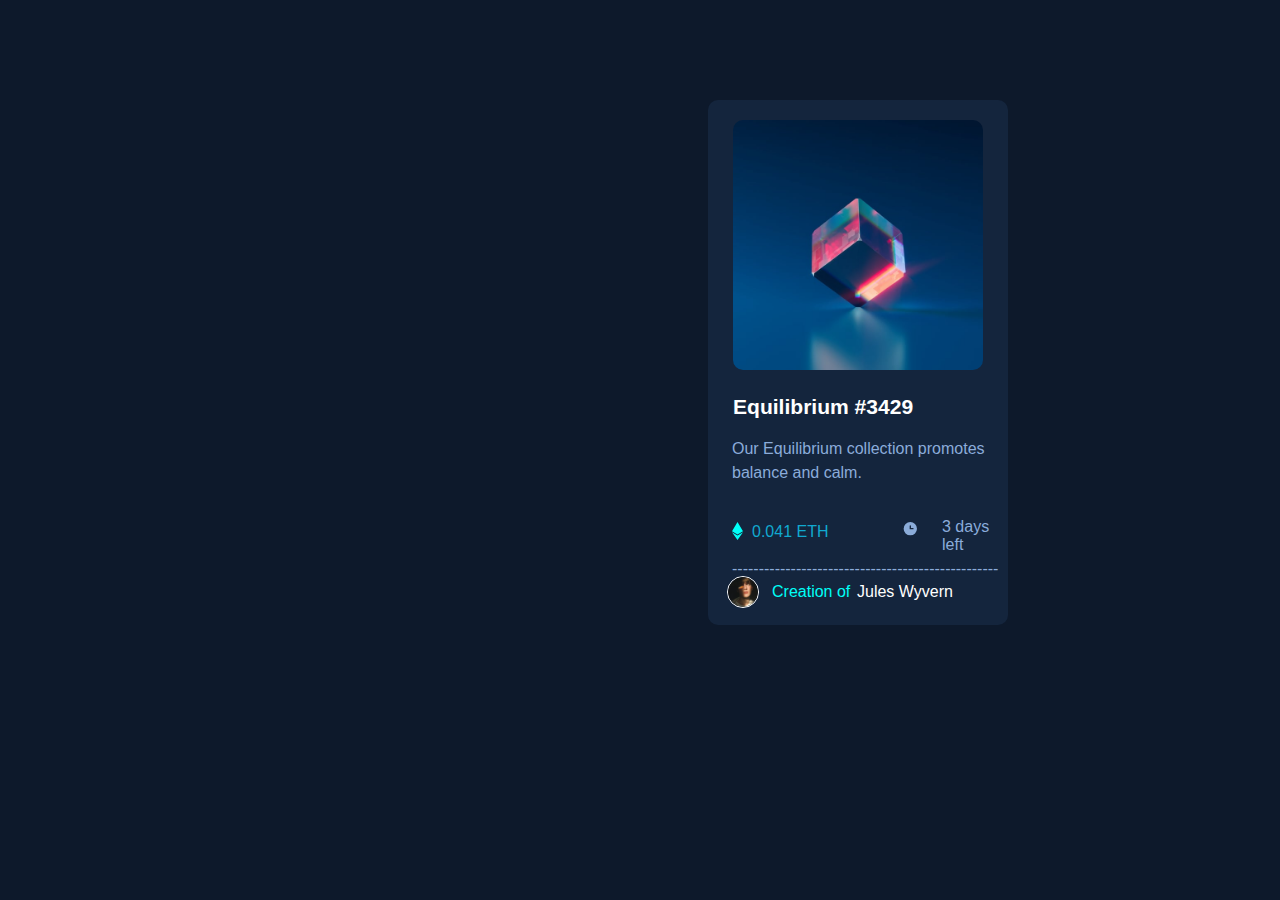
<file: davaleba 7/index.html>
<!DOCTYPE html>
<html lang="en">
<head>
    <meta charset="UTF-8">
    <meta name="viewport" content="width=device-width, initial-scale=1.0">
    <title>დავალება 7</title>
    <link rel="stylesheet" href="style.css">
</head>
<body>

    <div class="div1">

        <div>
            <img src="images/image-equilibrium.jpg" alt="">
        </div>
<div class="css1">
  <h3>Equilibrium #3429</h3>
</div>
<div class="css2">
  <p>Our Equilibrium collection promotes</p>
<div class="css3">
  <p> balance and calm.</p>
 </div>
<div class="css4">
  <svg width="11" height="18" xmlns="http://www.w3.org/2000/svg"><path d="M11 10.216 5.5 18 0 10.216l5.5 3.263 5.5-3.262ZM5.5 0l5.496 9.169L5.5 12.43 0 9.17 5.5 0Z" fill="#00FFF8"/></svg> 
</div>
<div class="css5">
  <p>0.041 ETH</p>
</div>
<div class="css6">
  <svg width="17" height="17" xmlns="http://www.w3.org/2000/svg"><path d="M8.305 2.007a6.667 6.667 0 1 0 0 13.334 6.667 6.667 0 0 0 0-13.334Zm2.667 7.334H8.305a.667.667 0 0 1-.667-.667V6.007a.667.667 0 0 1 1.334 0v2h2a.667.667 0 0 1 0 1.334Z" fill="#8BACD9"/></svg> 
</div>
<div class="css7">
  <p>3 days left</p>
</div>
<div class="css8">
<p>--------------------------------------------------</p>
</div>
<div class="css9">
  <img src="images/image-avatar.png" alt="" class="img1">
</div>
<div class="css10">
  <p>Creation of</p>
</div>
<div class="css11">
  <p>Jules Wyvern</p>
</div>
</div>
                                   <!--es saiti gaaketa nikam-->
</body>
</html>
</file>
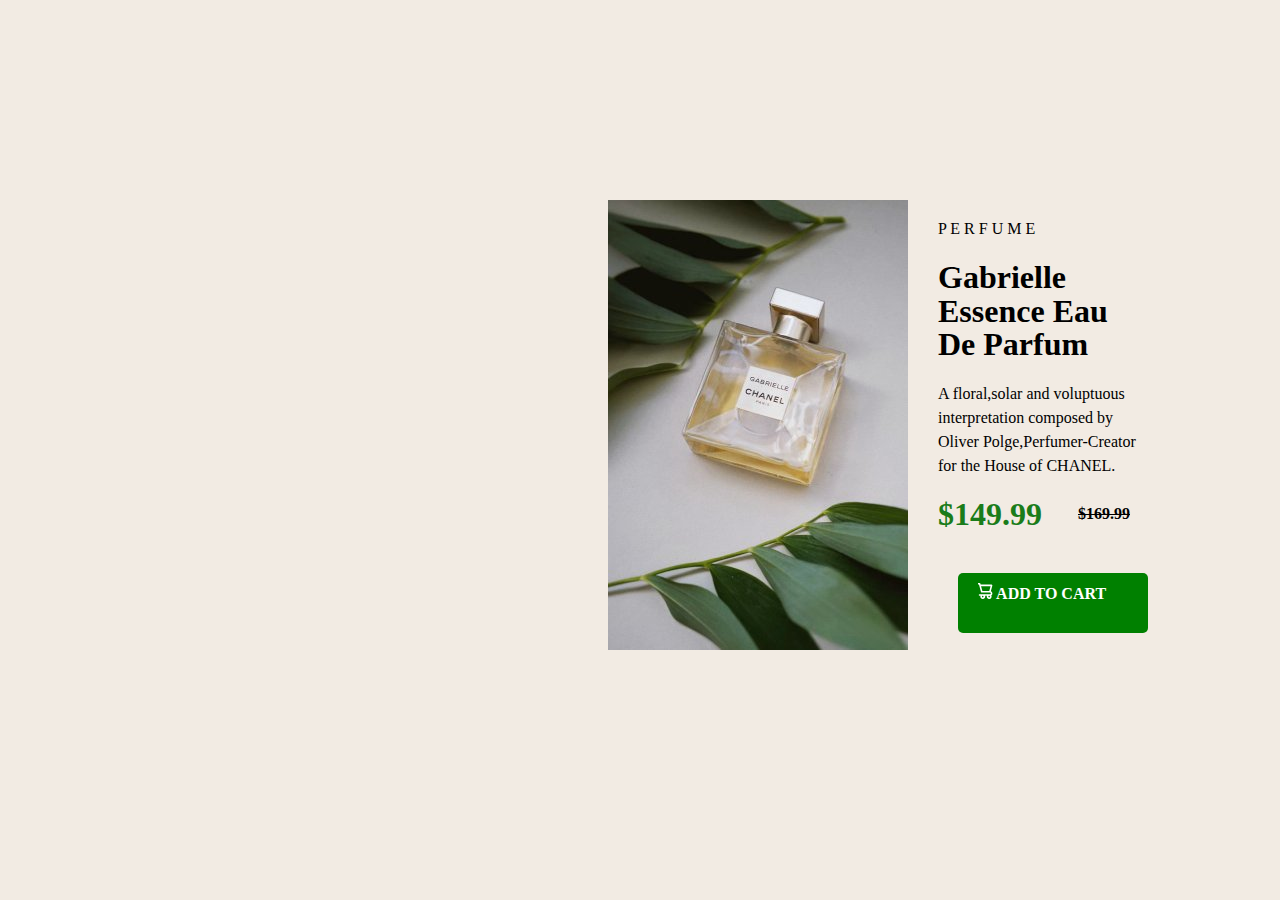
<file: product-preview-card-component-main/index.html>
<!DOCTYPE html>
<html lang="en">
<head>
  <meta charset="UTF-8">
  <meta name="viewport" content="width=device-width, initial-scale=1.0">
  <title>Gabrielle┃Essence.com</title>
  <link rel="stylesheet" href="style.css">
  <link rel="icon" href="images/1957709.png">
</head>
<body>
  <div class="photo">
    <img src="images/image-product-desktop.jpg" alt="photo">
  </div>
  <div class="bodys">
  <div class="perfume">
    <p>P E R F U M E</p>
  </div>
<div class="gabrielle">
  <h1>Gabrielle</h1>
</div>
<div class="essence">
  <h1>Essence Eau</h1>
</div>
<div class="parfum">
  <h1>De Parfum</h1>
</div>
<div class="floarl2">
 <p>A floral,solar and voluptuous</p>
</div>
<div class="composed">
  <p>interpretation composed by</p>
</div>
<div class="oliver">
  <p>Oliver Polge,Perfumer-Creator</p>
</div>
<div class="house">
  <p>for the House of CHANEL.</p>
</div>
<div class="price">
  <h1>$149.99</h1>
</div>
<div class="price2">
  <h4>$169.99</h4>
</div>
<div class="cart">
   <img src="images/icon-cart.svg" alt="">   Add to Cart 
</div>
</div>
                                      <!--es saiti gaaketa nikam-->
</body>
</html>
</file>
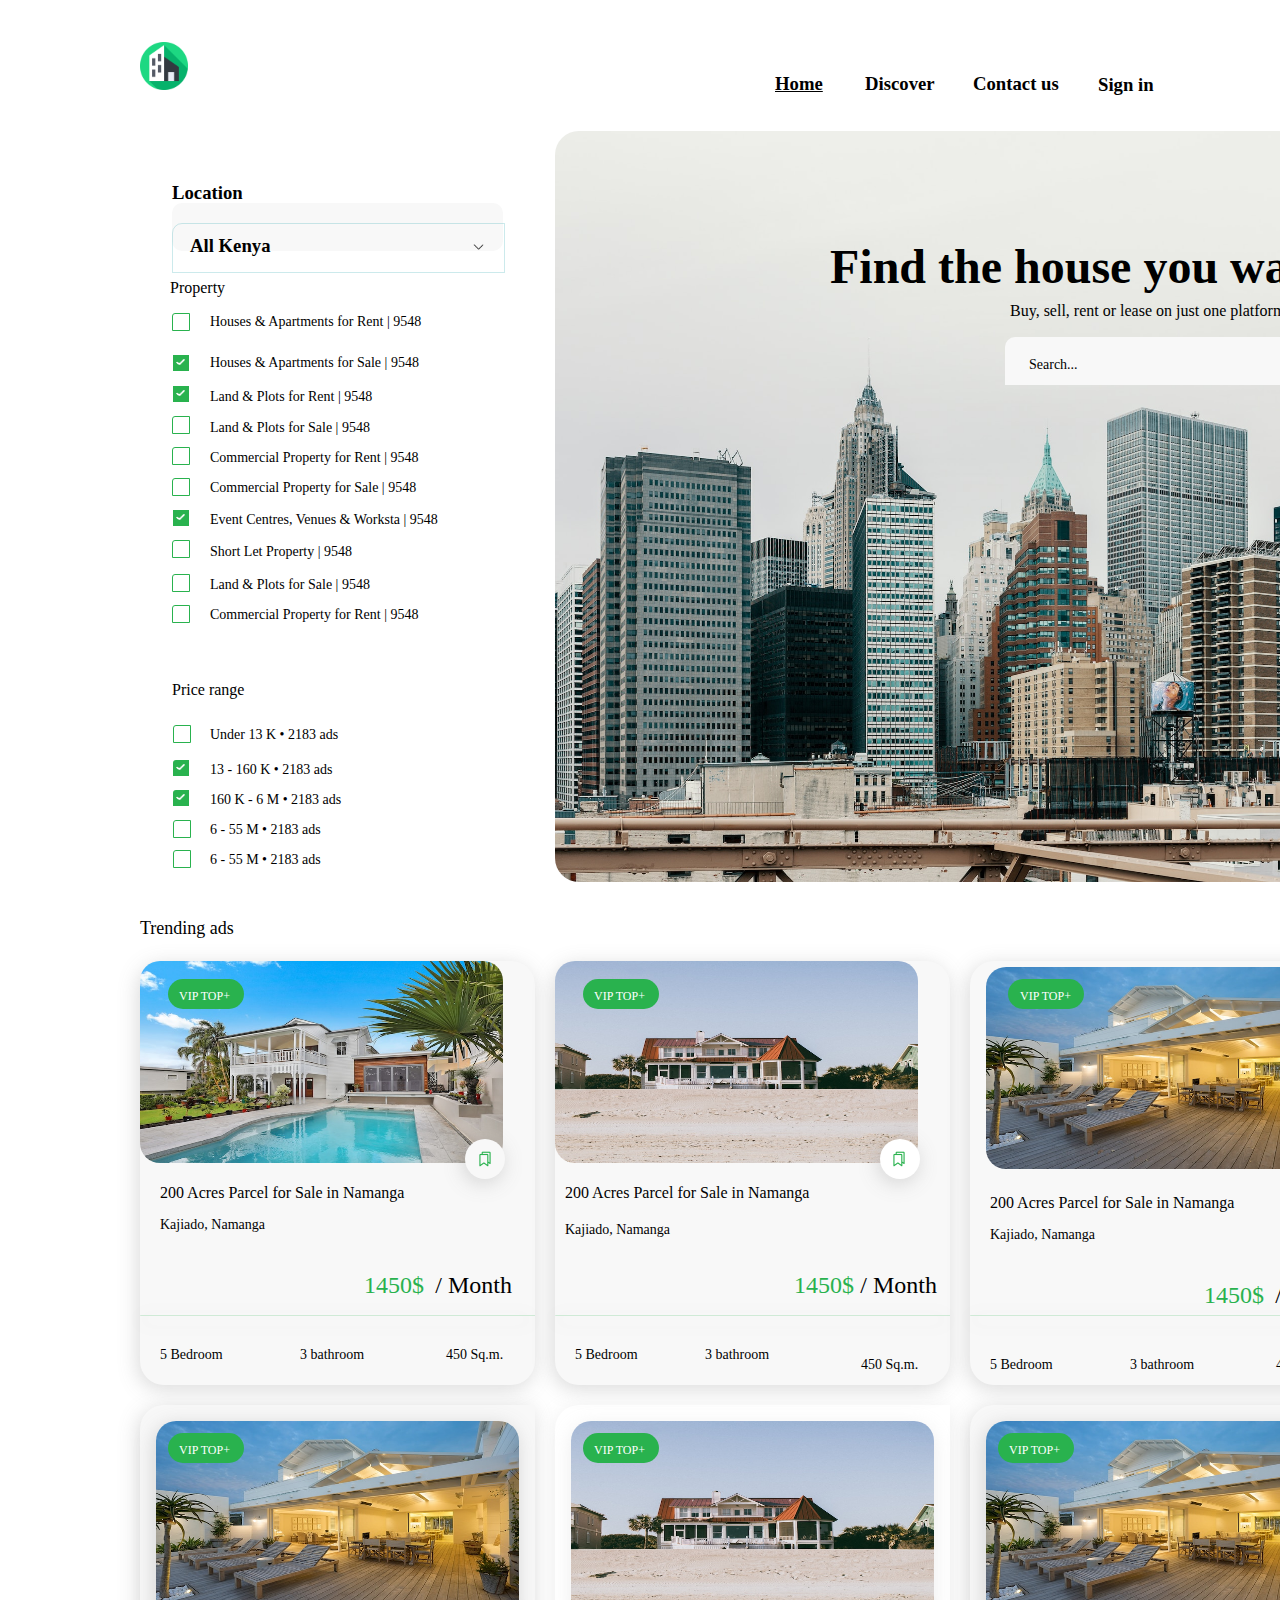
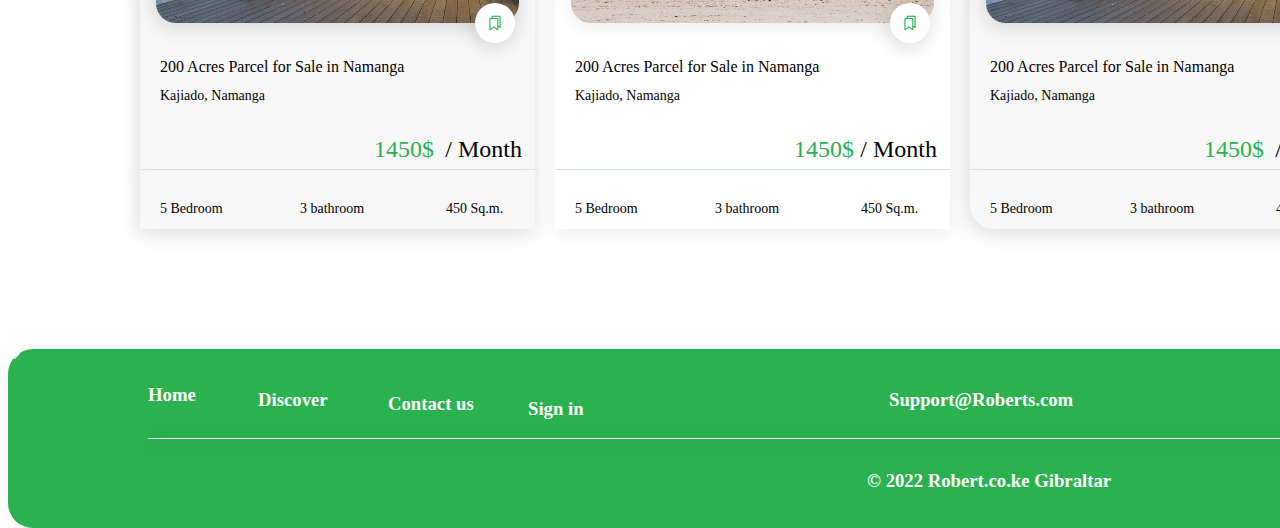
<file: projectn2/projectn2/index.html>
<!DOCTYPE html>
<html lang="en">
<head>
    <meta charset="UTF-8">
    <meta name="viewport" content="width=device-width, initial-scale=1.0">
    <title>projectN2</title>
    <link rel="stylesheet" href="style.css">
</head>
<body>
    <header>
        <svg class="h1" width="48" height="48" viewBox="0 0 48 48" fill="none" xmlns="http://www.w3.org/2000/svg" xmlns:xlink="http://www.w3.org/1999/xlink">
            <rect width="48" height="48" fill="url(#pattern0_10_99)"/>
            <defs>
            <pattern id="pattern0_10_99" patternContentUnits="objectBoundingBox" width="1" height="1">
            <use xlink:href="#image0_10_99" transform="scale(0.00195312)"/>
            </pattern>
            <image id="image0_10_99" width="512" height="512" xlink:href="[data-uri]"/>
            </defs>
            </svg>
            <div class="h11">
                <h3 class="h2">Home</h3>
                <h3 class="h3">Discover</h3>
                <h3 class="h4">Contact us</h3>
                <h3 class="h5">Sign in</h3>
            </div>
            
            <div class="p1">
                <h3 class="p2">Sell Something</h3>
            </div>
            </header>

            <img class="p3" src="images3/2d00d82a61321f4b4a29438517abbb42.jpg" alt="">
            <div class="k1">
          <h3 class="k2">Location</h3>
          <div class="k3">
            </div>
            <div class="k6"><h3 class="k"></h3></div>
            <h3 class="k7">All Kenya</h3>
            <img class="k5" src="images3/1123247-200-removebg-preview.png" alt="">
            </div>
            <div class="s1">

            </div>
            <div class="s2">
                <img class="sos" src="images3/images-removebg-preview.png" alt="">
            </div>
            <h3 class="wos">Property</h3>
            <div class="s3"><img class="sos" src="images3/images-removebg-preview.png" alt=""></div>
            <div class="s4"></div>
            <div class="s5"></div>
            <div class="s6"></div>
            <div class="s7"><img class="sos" src="images3/images-removebg-preview.png" alt=""></div>
            <div class="s8"></div>
            <div class="s9"></div>
            <div class="s10"></div>
            <h3 class="y1">Houses & Apartments for Rent | 9548</h3>
            <h3 class="y2">Houses & Apartments for Sale | 9548</h3>
            <h3 class="y3">Land & Plots for Rent | 9548</h3>
            <h3 class="y4">Land & Plots for Sale | 9548</h3>
<h3 class="y5">Commercial Property for Rent | 9548</h3>
<h3 class="y6">Commercial Property for Sale | 9548</h3>
<h3 class="y7">Event Centres, Venues & Worksta | 9548</h3>
<h3 class="y8">Short Let Property | 9548</h3>
<h3 class="y9">Land & Plots for Sale | 9548</h3>
<h3 class="y10">Commercial Property for Rent | 9548</h3>
<h3 class="wos2">Price range</h3>
<div class="u1"></div>
<div class="u2"><img class="sos" src="images3/images-removebg-preview.png" alt=""></div>
<div class="u3"><img class="sos" src="images3/images-removebg-preview.png" alt=""></div>
<div class="u4"></div>
<div class="u5"></div>
<h3 class="uy1">Under 13 K • 2183 ads</h3>
<h3 class="uy2">13 - 160 K • 2183 ads</h3>
<h3 class="uy3">160 K - 6 M • 2183 ads</h3>
<h3 class="uy4">6 - 55 M • 2183 ads</h3>
<h3 class="uy5">6 - 55 M • 2183 ads</h3>
<h2 class="sp1">Find the house you want easily</h2>
<h3 class="sp2">Buy, sell, rent or lease on just one platform</h3>
<div class="sp3"></div>
<h3 class="sp4">Search...</h3>
<img class="sp5" src="images3/pngtree-vector-search-icon-png-image_966647-removebg-preview.png" alt="">
<h2 class="spui">Trending ads</h2>
<div class="v1">
<img class="v2" src="images3/804b0557885021d144d5021c4f5ef0fc.jpg" alt="">
</div>
<div class="v3">

</div>
<h3 class="v4">VIP TOP+</h3>
<h3 class="v5">200 Acres Parcel for Sale in Namanga</h3>
<h3 class="v6">Kajiado, Namanga</h3>
<h3 class="v7"> / Month</h3>
<h3 class="v8">1450$ </h3>
<div class="v9">

</div>
    <h3 class="v10">5 Bedroom</h3>
<h3 class="v11">3 bathroom</h3>
<h3 class="v12">450 Sq.m.</h3>
<div class="v13">

</div>
<img class="v14" src="images3/image.png" alt="">
<div class="vf1">
<img class="vf2" src="images3/8dcc0a7dc83db8f26323c818c821d4ce.jpg" alt="">
</div>
<div class="vf3">

</div>
<h3 class="vf4">VIP TOP+</h3>
<h3 class="vf5">200 Acres Parcel for Sale in Namanga</h3>
<h3 class="vf6">Kajiado, Namanga</h3>
<h3 class="vf7">1450$</h3>
<h3 class="vf8">/ Month</h3>
<div class="vf9">

</div>
<h3 class="vf10">5 Bedroom</h3>
<h3 class="vf11">3 bathroom</h3>
<h3 class="vf12">450 Sq.m.</h3>
<div class="vf13">

</div>
<img class="vf14" src="images3/image.png" alt="">
<div class="os"></div>
<img class="os1" src="images3/5b210b19b933f95c6311a767b4618423.jpg" alt="">
<div class="os2">

</div>
<h3 class="os3">VIP TOP+</h3>
<h3 class="os4">200 Acres Parcel for Sale in Namanga</h3>
<h3 class="os5">Kajiado, Namanga</h3>
<div class="os6">

</div>
</div>
<img class="os7" src="images3/image.png" alt="">
<h3 class="os8">1450$</h3>
<h3 class="os9">/ Month</h3>
<div class="os10">

</div>
<h3 class="os11">5 Bedroom</h3>
<h3 class="os12">3 bathroom</h3>
<h3 class="os13">450 Sq.m.</h3>
<div class="po1">

</div>
<img class="po2" src="images3/804b0557885021d144d5021c4f5ef0fc (1).jpg" alt="">
<div class="po3">

</div>
<h3 class="po4">VIP TOP+</h3>
<h3 class="po5">200 Acres Parcel for Sale in Namanga</h3>
<h3 class="po6">Kajiado, Namanga</h3>
<div class="po7">

</div>
<img class="po8" src="images3/image.png" alt="">
<h3 class="po9">1450$</h3>
<h3 class="po10">/ Month</h3>
<div class="po11">

</div>
<h3 class="po12">5 Bedroom</h3>
<h3 class="po13">3 bathroom</h3>
<h3 class="po14">450 Sq.m.</h3>
<div class="sok1">

</div>
<img class="sok2" src="images3/5b210b19b933f95c6311a767b4618423.jpg" alt="">
<div class="sok3">

</div>
<h3 class="sok4">VIP TOP+</h3>
<div class="sok5">

</div>
<img class="sok6" src="images3/image.png" alt="">
<h3 class="sok7">200 Acres Parcel for Sale in Namanga</h3>
<h3 class="sok8">Kajiado, Namanga</h3>
<h3 class="sok9">1450$</h3>
<h3 class="sok10">/ Month</h3>
<div class="sok11">

</div>
<h3 class="sok12">5 Bedroom</h3>
<h3 class="sok13">3 bathroom</h3>
<h3 class="sok14">450 Sq.m.</h3>
<div class="el1">

</div>
<img class="el2" src="images3/8dcc0a7dc83db8f26323c818c821d4ce.jpg" alt="">
<div class="el3">
        
</div>
<h3 class="el4">VIP TOP+</h3>
<div class="el5">

</div>
<img class="el6" src="images3/image.png" alt="">
<h3 class="el7">200 Acres Parcel for Sale in Namanga</h3>
<h3 class="el8">Kajiado, Namanga</h3>
<h3 class="el9">1450$</h3>
<h3 class="el10">/ Month</h3>
<div class="el11">

</div>
<h3 class="el12">5 Bedroom</h3>
<h3 class="el13">3 bathroom</h3>
<h3 class="el14">450 Sq.m.</h3>
<div class="sac1">

</div>
<img class="sac2" src="images3/5b210b19b933f95c6311a767b4618423.jpg" alt="">
<div class="sac3">

</div>
<h3 class="sac4">VIP TOP+</h3>
<div class="sac5">

</div>
<img class="sac6" src="images3/image.png" alt="">
<h3 class="sac7">200 Acres Parcel for Sale in Namanga</h3>
<h3 class="sac8">Kajiado, Namanga</h3>
<h3 class="sac9">1450$</h3>
<h3 class="sac10">/ Month</h3>
<div class="sac11">

</div>
<h3 class="sac12">5 Bedroom</h3>
<h3 class="sac13">3 bathroom</h3>
<h3 class="sac14">450 Sq.m.</h3>
<div class="ab1">

</div>
<img class="ab2" src="images3/804b0557885021d144d5021c4f5ef0fc (1).jpg" alt="">
<div class="ab3">

</div>
<h3 class="ab4">VIP TOP+</h3>
<div class="ab5">

</div>
<img class="ab6" src="images3/image.png" alt="">
<h3 class="ab7">200 Acres Parcel for Sale in Namanga</h3>
<h3 class="ab8">Kajiado, Namanga</h3>
<h3 class="ab9">1450$</h3>
<h3 class="ab10">/ Month</h3>
<div class="ab11">

</div>
<h3 class="ab12">5 Bedroom</h3>
<h3 class="ab13">3 bathroom</h3>
<h3 class="ab14">450 Sq.m.</h3>
<footer>
    <div class="fot1">
<h3 class="fot2">Home</h3>
<h3 class="fot3">Discover</h3>
<h3 class="fot4">Contact us</h3>
<h3 class="fot5">Sign in</h3>
<div class="fot6">

</div>
<img class="sos" src="images3/images-removebg-preview.png" alt="">
<h3 class="fot7">Support@Roberts.com</h3>
<h3 class="fot8">© 2022 Robert.co.ke Gibraltar</h3>
<h3 class="fot9">Facebook</h3>
<h3 class="fot10">instagram</h3>
<h3 class="fot11">Youtube</h3>
<h3 class="fot12">Twitter</h3>
    </div>
</footer>
                             <!--es saiti gaaketa nikam-->
</body>
</html>
</file>
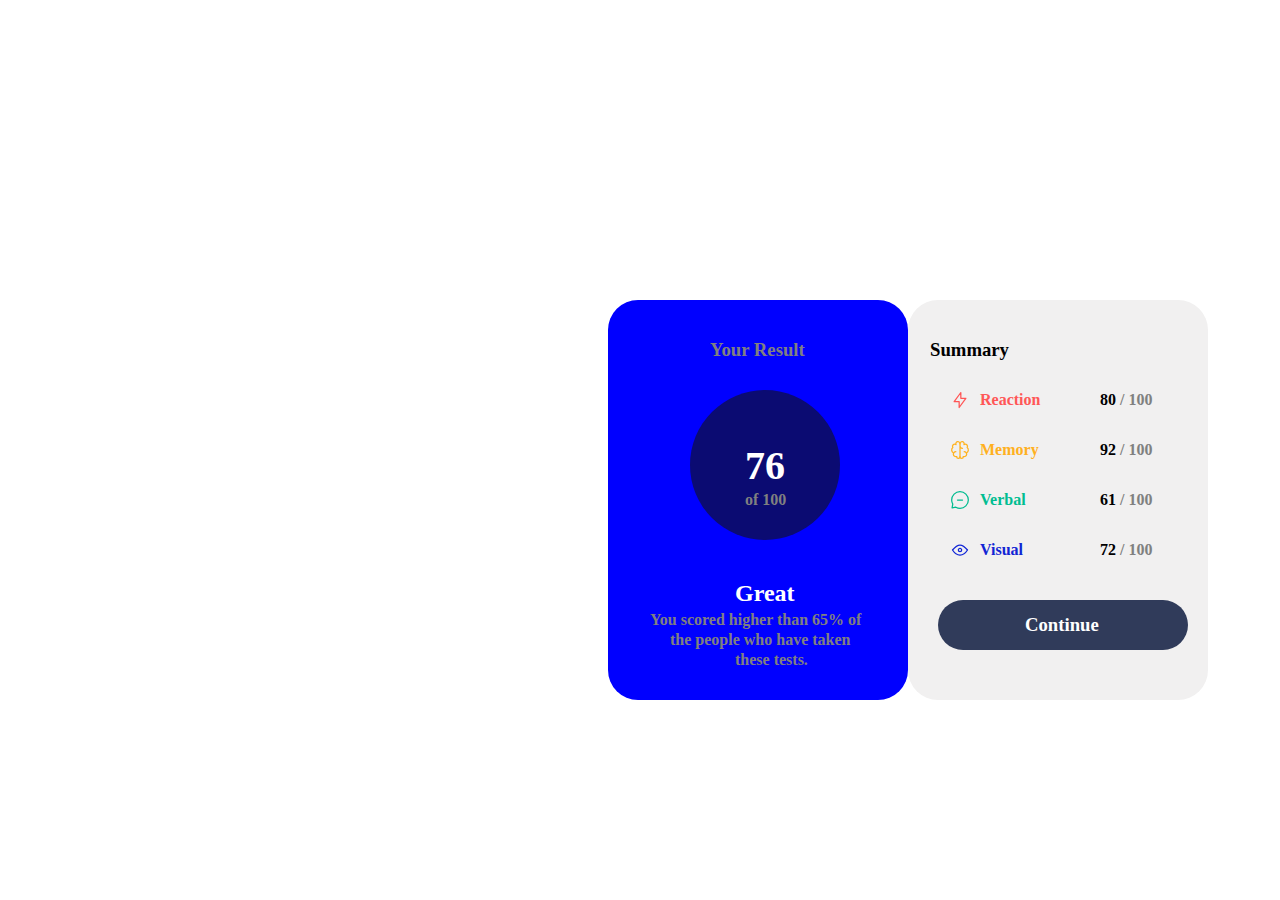
<file: results-summary-component-main/results-summary-component-main/index.html>
<!DOCTYPE html>
<html lang="en">
<head>
    <meta charset="UTF-8">
    <meta name="viewport" content="width=device-width, initial-scale=1.0">
    <title>დავალება</title>
    <link rel="stylesheet" href="style.css">
</head>
<body>
    <div class="div1">
    <h3 class="re1">Your Result</h3>
    <div class="re2"></div>
    <h1 class="re3">76</h1>
    <h4 class="re4">of 100</h4>
    <h2 class="re5">Great</h2>
     <h4 class="re6">You scored higher than 65% of</h4>
<h4 class="re7">the people who have taken</h4>
<h4 class="re8">these tests.</h4>
</div>
<div class="div2">
<h3 class="se1">Summary</h3>
<img class="se2" src="assets/images/icon-reaction.svg" alt="">
<h4 class="se3">Reaction</h4>
<h4 class="se4">80</h4>
<h4 class="se5">/ 100</h4>
<img class="se6" src="assets/images/icon-memory.svg" alt="">
<h4 class="se8">Memory</h4>
<h4 class="se7">92</h4>
<h4 class="se9">/ 100</h4>
<img class="se10" src="assets/images/icon-verbal.svg" alt="">
<h4 class="se11">Verbal</h4>
<h4 class="se12">61</h4>
<h4 class="se13">/ 100</h4>
<img class="se14" src="assets/images/icon-visual.svg" alt="">
<h4 class="se15">Visual</h4>
<h4 class="se16">72</h4>
<h4 class="se17">/ 100</h4>
</div>
<div class="no1">
<h3 class="no2">Continue</h3>
</div>













</body>
</html>
</file>
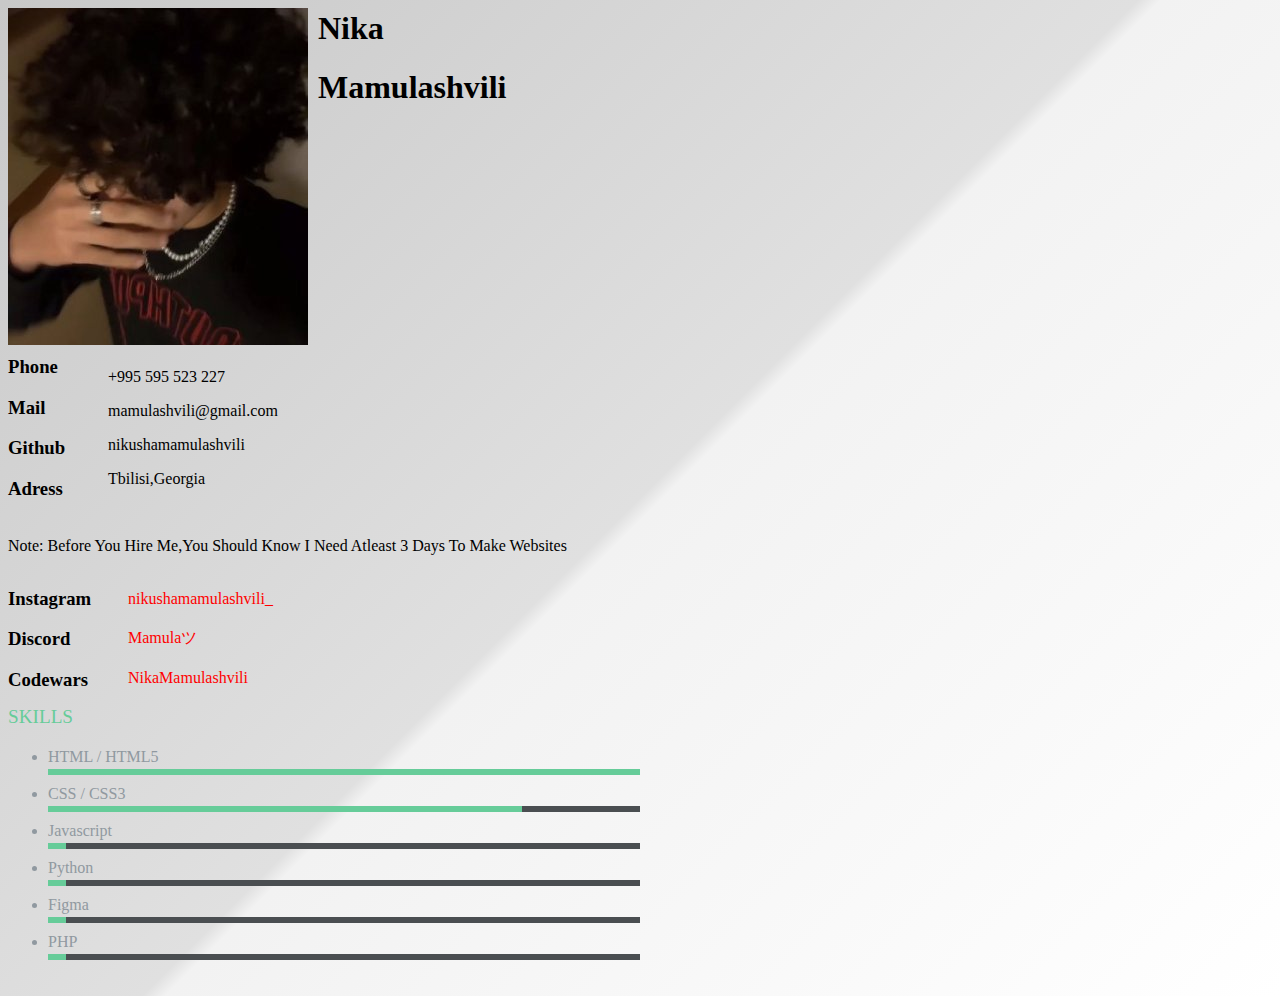
<file: Programing 2/about.html>
<!DOCTYPE html>
<html lang="en">
<head>
    <meta charset="UTF-8">
    <meta name="viewport" content="width=device-width, initial-scale=1.0">
    <title>Nika's CV</title>
    <link rel="stylesheet" href="style.css">
    <link rel="icon" href="Images 2/Photopea_logo.svg">
</head>
<body>
   <div class="photo">
    <img src="Images 2/ee39d62d9b3db06245903f0a3ca25927.jpg" alt="photos">
</div>
<div class="nikaa">
    <H1>Nika</H1>
</div>
<div class="mamula">
    <h1>Mamulashvili</h1>
</div>
<div class="contact">
<h3>Phone</h3>
<h3>Mail</h3>
<h3>Github</h3>
<h3>Adress</h3>
</div>
<div>
  <p><br>Note: Before You Hire Me,You Should Know I Need Atleast 3 Days To Make Websites</p>
</div>
<div class="contact_2">
    <p>+995 595 523 227</p>
    <p>mamulashvili@gmail.com</p>
    <p>nikushamamulashvili</p>
    <p>Tbilisi,Georgia</p>
</div>
<div class="instagram">
<h3>Instagram</h3>
<h3>Discord</h3>
<H3>Codewars</H3>
</div>
<div class="instagram22">
    <a href="https://www.instagram.com/nikushamamulashvili_/">nikushamamulashvili_</a>
</div>
<div class="discord22">
    <a href="https://discordapp.com/users/736237904824762459">Mamulaツ</a>
</div>
<div class="codewars22">
    <a href="https://www.codewars.com/">NikaMamulashvili</a>
</div>
<div class="section-wrapper clearfix">
    <h3 class="section-title">Skills</h3>
      <ul>
          <li class="skill-percentage">HTML / HTML5</li>
          <li class="skill-percentage">CSS / CSS3</li>
          <li class="skill-percentage">Javascript</li>
          <li class="skill-percentage">Python</li>
          <li class="skill-percentage">Figma</li>
          <li class="skill-percentage">PHP</li>
      </ul>
  
</div>

                                                    <!--es saiti gaaketa nikam-->      
    
</body>
</html>
</file>
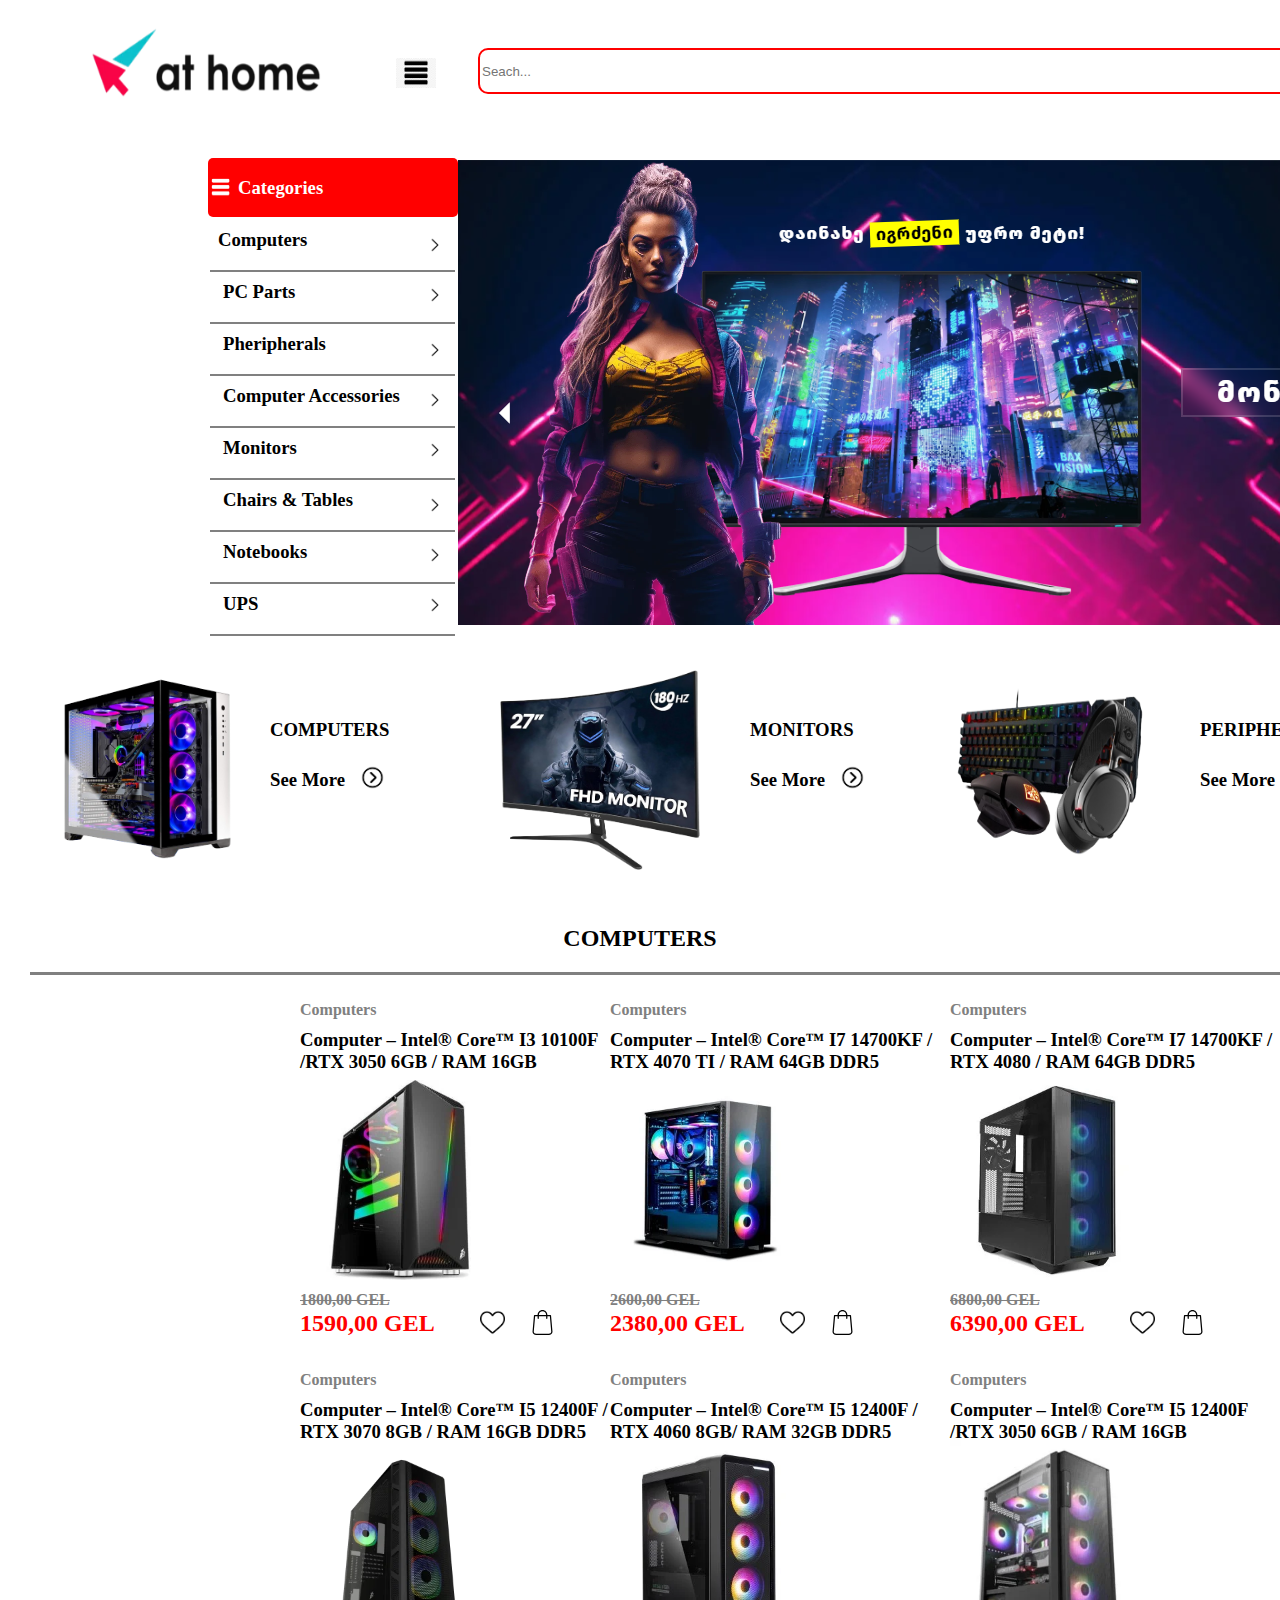
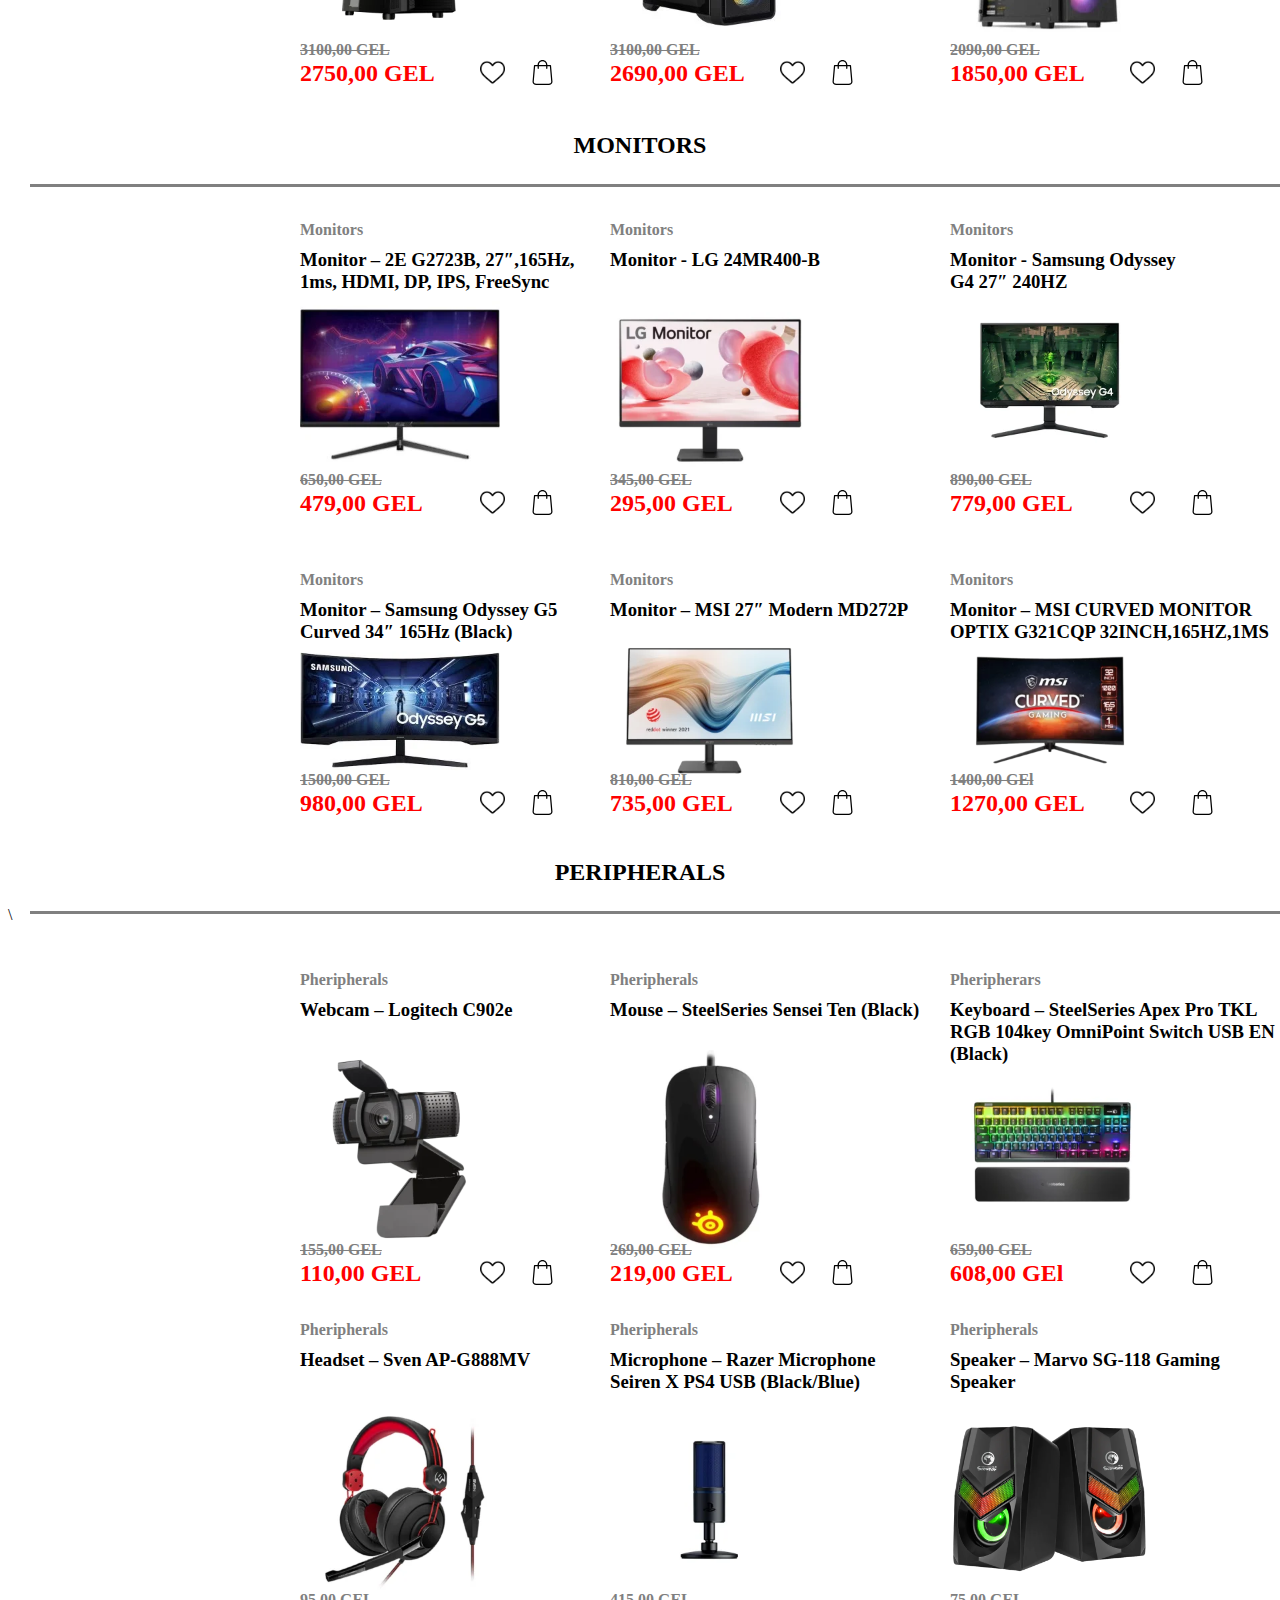
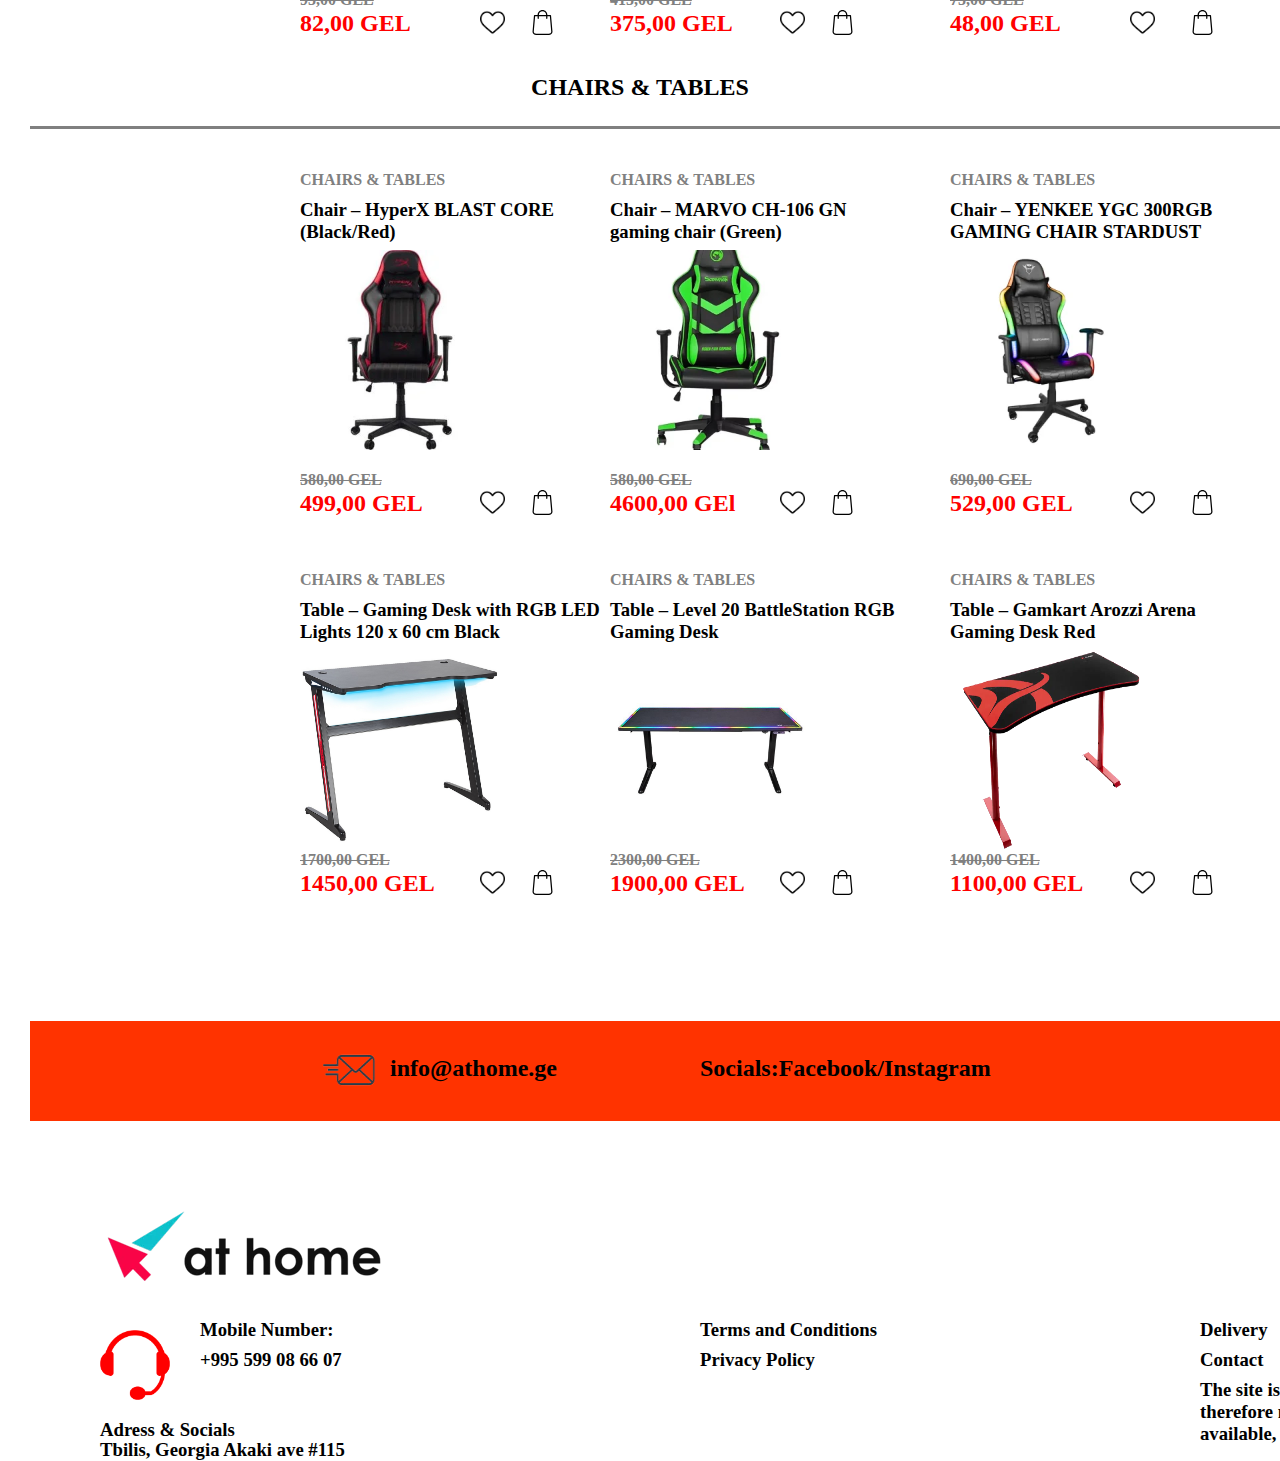
<file: Project/about.html>
<!DOCTYPE html>
<html lang="en">
<head>
    <meta charset="UTF-8">
    <meta name="viewport" content="width=device-width, initial-scale=1.0">
    <title>Tec Shop-ტექნიკის მაღაზია</title>
    <link rel="stylesheet" href="style.css">
    <link rel="icon" href="Images 2/cropped-logo.webp">
    <link rel="stylesheet" href="https://fonts.googleapis.com/css2?family=Material+Symbols+Outlined:opsz,wght,FILL,GRAD@24,400,0,0" />
</head>
<body>
    <header>
        <div class="header">
    <div class="body">
    
<div class="navbar">
    <a class='main_login_button' href='/login'>
        <p class="main_login_button_text">Log in</p>
    </a>
    <a class='main_signup_button' href='/signup'>
        <p class="main_signup_button_text">Sign up</p>
    </a>
</div>
<input class="search1" type="text" placeholder="Seach...">

   <img class="searchbutton1" src="Images 2/search-icon.webp" alt="">
  <img class="ss1" src="Images 2/kisspng-computer-icons-font-awesome-bar-line-5b35a56a760182.9771032515302424104834.jpg" alt="">
    <img class="heart" src="Images 2/1077035.png" alt="">
 <img class="profile" src="Images 2/552848.png" alt="">
 <img class="bag" src="Images 2/shopping-bag.svg" alt="">
 <img class="logo" src="Images 2/cropped-logo.webp" alt="">
 <img class="usaflag" src="Images 2/Flag-United-States-of-America.webp" alt="">
 <h3 class="en">EN</h3>
 </div>
 </div>
</header>
<div class="cat">
    <h3 class="cat1">Categories</h3>
    <img class="ims1" src="Images 2/532-5328945_menu-bar-icon-white-clipart-png-download-menu-removebg-preview.png" alt="">
</div>
<img class="homesscreen" src="Images 2/Screenshot_3.png" alt="">
<div>
    <h3 class="com">Computers</h3>
</div>
<div class="gray"></div>
<img class="drop1" src="Images 2/drop-right-removebg-preview.png" alt="">
    <h3 class="com1">PC Parts</h3>
<div class="gray1"></div>
<img class="drop2" src="Images 2/drop-right-removebg-preview.png" alt="">
<h3 class="com2">Pheripherals</h3>
<div class="gray2"></div>
<img class="drop3" src="Images 2/drop-right-removebg-preview.png" alt="">
<h3 class="com3">Computer Accessories</h3>
<div class="gray3"></div>
<img class="drop4" src="Images 2/drop-right-removebg-preview.png" alt="">
<h3 class="com4">Monitors</h3>
<div class="gray4"></div>
<img class="drop5" src="Images 2/drop-right-removebg-preview.png" alt="">
<h3 class="com5">Chairs & Tables</h3>
<div class="gray5"></div>
<img class="drop6" src="Images 2/drop-right-removebg-preview.png" alt="">
<h3 class="com6">Notebooks</h3>
<div class="gray6"></div>
<img class="drop7" src="Images 2/drop-right-removebg-preview.png" alt="">
<h3 class="com7">UPS</h3>
<div class="gray7"></div>
<img class="drop8" src="Images 2/drop-right-removebg-preview.png" alt="">
<img class="pc777" src="Images 2/91LSF1iZUFL-removebg-preview.png" alt="">
<h3 class="pc777s">COMPUTERS</h3>
<h3 class="pc777r">See More</h3>
<img class="pc777g" src="Images 2/download (2).png" alt="">
<img class="mon777" src="Images 2/612vM0pdKCL._AC_UF894_1000_QL80_-removebg-preview.png" alt="">
<h3 class="mon777s">MONITORS</h3>
<h3 class="mon777r">See More</h3>
<img class="mon777g" src="Images 2/download (2).png" alt="">
<img class="pher777" src="Images 2/Peripherals-cat-image-removebg-preview.png" alt="">
<h3 class="pher777s">PERIPHERALS</h3>
<h3 class="pher777r">See More</h3>
<img class="pher777g" src="Images 2/download (2).png" alt="">
<img class="cha777" src="Images 2/GamingFurnitureSets_CN-220222-1645568281627-removebg-preview.png" alt="">
<h3 class="cha777s">CHAIRS & TABLES</h3>
<h3 class="cha777r">See More</h3>
<img class="cha777g" src="Images 2/download (2).png" alt="">
<center><h2 class="cos1">COMPUTERS</h2></center>
<div class="grays"></div>
<img class="pc1" src="Images 2/1st-player-R3-Black-ATX-with-3-Fans-Mid-Tower-Gaming-Case-300x300.webp" alt="">
<h4 class="pc1os">Computers</h4>
<h3 class="pc1og">Computer – Intel® Core™ I3 10100F /RTX 3050 6GB / RAM 16GB
</h3>
<h4 class="pcp1">1800,00 GEL</h4>
<h2 class="pcr1">1590,00 GEL</h2>
<img class="pcs1" src="Images 2/1077035.png" alt="">
<img class="pcs2" src="Images 2/shopping-bag.svg" alt="">
<img class="jaj1" src="Images 2/1619024070DP-ATX-MATREXX50-AR-4F-NE-1-300x300.webp" alt="">
<h4 class="jaj2">Computers</h4>
<h3 class="jaj3">Computer – Intel® Core™ I7 14700KF / RTX 4070 TI / RAM 64GB DDR5</h3>
<h4 class="jaj4">2600,00 GEL</h4>
<h2 class="jaj5">2380,00 GEL</h2>
<img class="jaj6" src="Images 2/1077035.png" alt="">
<img class="jaj7" src="Images 2/shopping-bag.svg" alt="">
<img class="mam1" src="Images 2/lan3-a04-300x300.webp" alt="">
<h4 class="mam2">Computers</h4>
<h3 class="mam3">Computer – Intel® Core™ I7 14700KF / RTX 4080 / RAM 64GB DDR5</h3>
<h4 class="mam4">6800,00 GEL</h4>
<h2 class="mam5">6390,00 GEL</h2>
<img class="mam6" src="Images 2/1077035.png" alt="">
<img class="mam7" src="Images 2/shopping-bag.svg" alt="">
<img class="non1" src="Images 2/B084ZYY4GZ.MAIN_b12103af-0d89-4a04-9c5a-39df3127e481-300x300.webp" alt="">
<h4 class="non2">Computers</h4>
<h3 class="non3">Computer – Intel® Core™ I7 12700F / RTX 4060 / RAM 32GB DDR5</h3>
<h4 class="non4">3600,00 GEL</h4>
<h2 class="non5">3290,00 GEL</h2>
<img class="non6" src="Images 2/1077035.png" alt="">
<img class="non7" src="Images 2/shopping-bag.svg" alt="">
<img class="zoz1" src="Images 2/pcccc-300x300.webp" alt="">
<h4 class="zoz2">Computers</h4>
<h3 class="zoz3">Computer – Intel® Core™ I5 12400F / RTX 3070 8GB / RAM 16GB DDR5</h3>
<h4 class="zoz4">3100,00 GEL</h4>
<h2 class="zoz5">2750,00 GEL</h2>
<img class="zoz6" src="Images 2/1077035.png" alt="">
<img class="zoz7" src="Images 2/shopping-bag.svg" alt="">
<img class="cir1" src="Images 2/3592-10902-300x300.webp" alt="">
<h4 class="cir2">Computers</h4>
<h3 class="cir3">Computer – Intel® Core™ I5 12400F / RTX 4060 8GB/ RAM 32GB DDR5</h3>
<h4 class="cir4">3100,00 GEL</h4>
<h2 class="cir5">2690,00 GEL</h2>
<img class="cir6" src="Images 2/1077035.png" alt="">
<img class="cir7" src="Images 2/shopping-bag.svg" alt="">
<img class="mos1" src="Images 2/1-300x300.webp" alt="">
<h4 class="mos2">Computers</h4>
<h3 class="mos3">Computer – Intel® Core™ I5 12400F /RTX 3050 6GB / RAM 16GB</h3>
<h4 class="mos4">2090,00 GEL</h4>
<h2 class="mos5">1850,00 GEL</h2>
<img class="mos6" src="Images 2/1077035.png" alt="">
<img class="mos7" src="Images 2/shopping-bag.svg" alt="">
<img class="sos1" src="Images 2/sp8case-300x300.webp" alt="">
<h4 class="sos2">Computers</h4>
<h3 class="sos3">Computer – Intel® Core™ I7 12700F / RTX 3080 10GB / RAM 32GB DDR5</h3>
<h4 class="sos4">4800,00 GEL</h4>
<h2 class="sos5">4390,00 GEL</h2>
<img class="sos6" src="Images 2/1077035.png" alt="">
<img class="sos7" src="Images 2/shopping-bag.svg" alt="">
<center class="mona"><h2>MONITORS</h2></center>
<div class="grat2"></div>
<img class="zaz1" src="Images 2/f0df5de8dacc36dc200f803ca43b00ef-300x300.webp" alt="">
<h4 class="zaz2">Monitors</h4>
<h3 class="zaz3">Monitor – 2E G2723B, 27″,165Hz, 1ms, HDMI, DP, IPS, FreeSync</h3>
<h4 class="zaz4">650,00 GEL</h4>
<h2 class="zaz5">479,00 GEL</h2>
<img class="zaz6" src="Images 2/1077035.png" alt="">
<img class="zaz7" src="Images 2/shopping-bag.svg" alt="">
<img class="kok1" src="Images 2/24MR400-B_gallery_01_3000x3000-300x300.webp" alt="">
<h4 class="kok2">Monitors</h4>
<h3 class="kok3">Monitor - LG 24MR400-B</h3>
<h4 class="kok4">345,00 GEL</h4>
<h2 class="kok5">295,00 GEL</h2>
<img class="kok6" src="Images 2/1077035.png" alt="">
<img class="kok7" src="Images 2/shopping-bag.svg" alt="">
<img class="gog1" src="Images 2/ie-300x300.webp" alt="">
<h4 class="gog2">Monitors</h4>
<h3 class="gog3">Monitor - Samsung Odyssey G4 27″ 240HZ</h3>
<h4 class="gog4">890,00 GEL</h4>
<h2 class="gog5">779,00 GEL</h2>
<img class="gog6" src="Images 2/1077035.png" alt="">
<img class="gog7" src="Images 2/shopping-bag.svg" alt="">
<img class="sas1" src="Images 2/51IIuBM18L-300x300.webp" alt="">
<h4 class="sas2">Monitors</h4>
<h3 class="sas3">Monitor – BenQ ZOWIE XL2540K 24.5″ FHD 240Hz 1ms 3xHDMI DP (Black)</h3>
<h4 class="sas4">1190,00 GEL</h4>
<h2 class="sas5">1050,00 GEL</h2>
<img class="sas6" src="Images 2/1077035.png" alt="">
<img class="sas7" src="Images 2/shopping-bag.svg" alt="">
<img class="coc1" src="Images 2/მონიტორი-Samsung-Odyssey-G5-LC34G55TWWIXCI-Curved-34inch-HDMI-DisplayPort-165Hz-Black-300x300.webp" alt="">
<h4 class="coc2">Monitors</h4>
<h3 class="coc3">Monitor – Samsung Odyssey G5 Curved 34″ 165Hz (Black)</h3>
<h4 class="coc4">1500,00 GEL</h4>
<h2 class="coc5">980,00 GEL</h2>
<img class="coc6" src="Images 2/1077035.png" alt="">
<img class="coc7" src="Images 2/shopping-bag.svg" alt="">
<img class="yo1" src="Images 2/MD272P-1-1024x1024-1-300x300.webp" alt="">
<h4 class="yo2">Monitors</h4>
<h3 class="yo3">Monitor – MSI 27″ Modern MD272P</h3>
<h4 class="yo4">810,00 GEL</h4>
<h2 class="yo5">735,00 GEL</h2>
<img class="yo6" src="Images 2/1077035.png" alt="">
<img class="yo7" src="Images 2/shopping-bag.svg" alt="">
<img class="gi1" src="Images 2/3113-300x300.webp" alt="">
<h4 class="gi2">Monitors</h4>
<h3 class="gi3">Monitor – MSI CURVED MONITOR OPTIX G321CQP 32INCH,165HZ,1MS</h3>
<h4 class="gi4">1400,00 GEl</h4>
<h2 class="gi5">1270,00 GEL</h2>
<img class="gi6" src="Images 2/1077035.png" alt="">
<img class="gi7" src="Images 2/shopping-bag.svg" alt="">
<img class="tas1" src="Images 2/1696588826_MSI20OPTIX20G241VC209S6-3EA01H-020-600x600-1-300x300.webp" alt="">
<h4 class="tas2">Monitors</h4>
<h3 class="tas3">Monitor – MSI OPTIX G241VC</h3>
<h4 class="tas4">600,00 GEL</h4>
<h2 class="tas5">499,00 GEL</h2>
<img class="tas6" src="Images 2/1077035.png" alt="">
<img class="tas7" src="Images 2/shopping-bag.svg" alt="">
<center class="monaa"><h2>PERIPHERALS</h2></center>
<div class="grat3"></div>
<img class="ysa1" src="Images 2/gallery-1-300x300.webp" alt="">
<h4 class="ysa2">Pheripherals</h4>
<h3 class="ysa3">Webcam – Logitech C902e</h3>
<h4 class="ysa4">155,00 GEL</h4>
<h2 class="ysa5">110,00 GEL</h2>
<img class="ysa6" src="Images 2/1077035.png" alt="">
<img class="ysa7" src="Images 2/shopping-bag.svg" alt="">
<img class="sacha1" src="Images 2/SteelSeries-Sensei-Ten-1-536x536.jpg-300x300.webp" alt="">
<h4 class="sacha2">Pheripherals</h4>\
<h3 class="sacha3">Mouse – SteelSeries Sensei Ten (Black)</h3>
<h4 class="sacha4">269,00 GEL</h4>
<h2 class="sacha5">219,00 GEL</h2>
<img class="sacha6" src="Images 2/1077035.png" alt="">
<img class="sacha7" src="Images 2/shopping-bag.svg" alt="">
<img class="os1" src="Images 2/1-7012-77-500x500-1-300x300.webp" alt="">
<h4 class="os2">Pheripherars</h4>
<h3 class="os3">Keyboard – SteelSeries Apex Pro TKL RGB 104key OmniPoint Switch USB EN (Black)</h3>
<h4 class="os4">659,00 GEL</h4>
<h2 class="os5">608,00 GEl</h2>
<img class="os6" src="Images 2/1077035.png" alt="">
<img class="os7" src="Images 2/shopping-bag.svg" alt="">
<img class="mar1" src="Images 2/2e-pgsp340b-gaming-mouse-pad-speed-3xl-black-5.600x800.jpg-300x300.webp" alt="">
<h4 class="mar2">Pheripherals</h4>
<h3 class="mar3">Mousepad – 2E GAMING Mouse Pad Speed 3XL (1200*550*4 mm) (Black)</h3>
<h4 class="mar4">100,00 GEL</h4>
<h2 class="mar5">77,00 GEL</h2>
<img class="mar6" src="Images 2/1077035.png" alt="">
<img class="mar7" src="Images 2/shopping-bag.svg" alt="">
<img class="montana1" src="Images 2/1-3681-74-500x500-1-300x300.webp" alt="">
<h4 class="montana2">Pheripherals</h4>
<h3 class="montana3">Headset – Sven AP-G888MV</h3>
<h4 class="montana4">95,00 GEL</h4>
<h2 class="montana5">82,00 GEL</h2>
<img class="montana6" src="Images 2/1077035.png" alt="">
<img class="montana7" src="Images 2/shopping-bag.svg" alt="">
<img class="sko1" src="Images 2/RZ19-02290200-R3G1-750x1000-1-300x300.webp" alt="">
<h4 class="sko2">Pheripherals</h4>
<h3 class="sko3">Microphone – Razer Microphone Seiren X PS4 USB (Black/Blue)</h3>
<h4 class="sko4">415,00 GEL</h4>
<h2 class="sko5">375,00 GEL</h2>
<img class="sko6" src="Images 2/1077035.png" alt="">
<img class="sko7" src="Images 2/shopping-bag.svg" alt="">
<img class="kor1" src="Images 2/551.webp" alt="">
<h4 class="kor2">Pheripherals</h4>
<h3 class="kor3">Speaker – Marvo SG-118 Gaming Speaker</h3>
<h4 class="kor4">75,00 GEL</h4>
<h2 class="kor5">48,00 GEL</h2>
<img class="kor6" src="Images 2/1077035.png" alt="">
<img class="kor7" src="Images 2/shopping-bag.svg" alt="">
<img class="las1" src="Images 2/0194599_razer-gaming-mouse-deathadder-essential-usb-rgb-black_550-300x300.webp" alt="">
<h4 class="las2">Pheripherals</h4>
<h3 class="las3">Mouse – Razer DeathAdder Essential RGB (Black)</h3>
<h4 class="las4">145,00 GEL</h4>
<h2 class="las5">115,00 GEL</h2>
<img class="las6" src="Images 2/1077035.png" alt="">
<img class="las7" src="Images 2/shopping-bag.svg" alt="">
<center class="monaaaa"><h2>CHAIRS & TABLES</h2></center>
<div class="grat4"></div>
<img class="jik1" src="Images 2/300177579-300x300.webp" alt="">
<h4 class="jik2">CHAIRS & TABLES</h4>
<h3 class="jik3">Chair – HyperX BLAST CORE (Black/Red)</h3>
<h4 class="jik4">580,00 GEL</h4>
<h2 class="jik5">499,00 GEL</h2>
<img class="jik6" src="Images 2/1077035.png" alt="">
<img class="jik7" src="Images 2/shopping-bag.svg" alt="">
<img class="pat1" src="Images 2/marvo-ch-106-gn-gaming-chair1.600x800.jpg-300x300.webp" alt="">
<h4 class="pat2">CHAIRS & TABLES</h4>
<h3 class="pat3">Chair – MARVO CH-106 GN gaming chair (Green)</h3>
<h4 class="pat4">580,00 GEL</h4>
<h2 class="pat5">4600,00 GEl</h2>
<img class="pat6" src="Images 2/1077035.png" alt="">
<img class="pat7" src="Images 2/shopping-bag.svg" alt="">
<img class="yey1" src="Images 2/E18392E18394E18398E1839BE18394E183A0E183A3E1839AE18398_E183A1E18399E18390E1839BE18398_GXT716_RIZZA_RGB_LED_Chair11-300x300.webp" alt="">
<h4 class="yey2">CHAIRS & TABLES</h4>
<h3 class="yey3">Chair – YENKEE YGC 300RGB GAMING CHAIR STARDUST</h3>
<h4 class="yey4">690,00 GEL</h4>
<h2 class="yey5">529,00 GEL</h2>
<img class="yey6" src="Images 2/1077035.png" alt="">
<img class="yey7" src="Images 2/shopping-bag.svg" alt="">
<img class="mde1" src="Images 2/Untitled-11_1tx8-cs-300x300.webp" alt="">
<h4 class="mde2">CHAIRS & TABLES</h4>
<h3 class="mde3">Chair – Razer Enki (Black/Green)</h3>
<h4 class="mde4">1390,00 GEL</h4>
<h2 class="mde5">1290,00 GEL</h2>
<img class="mde6" src="Images 2/1077035.png" alt="">
<img class="mde7" src="Images 2/shopping-bag.svg" alt="">
<img class="hur1" src="Images 2/undef_src_sa_picid_796656_x_1000_type_whitesh_quality_100_image.jpg" alt="">
<h4 class="hur2">CHAIRS & TABLES</h4>
<h3 class="hur3">Table – Gaming Desk with RGB LED Lights 120 x 60 cm Black</h3>
<h4 class="hur4">1700,00 GEL</h4>
<h2 class="hur5">1450,00 GEL</h2>
<img class="hur6" src="Images 2/1077035.png" alt="">
<img class="hur7" src="Images 2/shopping-bag.svg" alt="">
<img class="sof1" src="Images 2/01_6_1.jpg" alt="">
<h4 class="sof2">CHAIRS & TABLES</h4>
<h3 class="sof3">Table – Level 20 BattleStation RGB Gaming Desk</h3>
<h4 class="sof4">2300,00 GEL</h4>
<h2 class="sof5">1900,00 GEL</h2>
<img class="sof6" src="Images 2/1077035.png" alt="">
<img class="sof7" src="Images 2/shopping-bag.svg" alt="">
<img class="el1" src="Images 2/arozzi_arena_gaming_desk_-_red_1622436939.webp" alt="">
<h4 class="el2">CHAIRS & TABLES</h4>
<h3 class="el3">Table – Gamkart Arozzi Arena Gaming Desk Red</h3>
<h4 class="el4">1400,00 GEL</h4>
<h2 class="el5">1100,00 GEL</h2>
<img class="el6" src="Images 2/1077035.png" alt="">
<img class="el7" src="Images 2/shopping-bag.svg" alt="">
<img class="kos1" src="Images 2/0187130_XGAME-DESK.jpg.jpeg" alt="">
<h4 class="kos2">CHAIRS & TABLES</h4>
<h3 class="kos3">Table – Tempered Glass Gaming Desk w/ Breathing RGB Lights </h3>
<h4 class="kos4">1899,00 GEL</h4>
<h2 class="kos5">1200,00 GEL</h2>
<img class="kos6" src="Images 2/1077035.png" alt="">
<img  class="kos7" src="Images 2/shopping-bag.svg" alt="">
<footer>
<div class="grat5"></div>
<img class="asoso" src="Images 2/cropped-logo.webp" alt="">
<img class="asoso1" src="Images 2/mail-06-removebg-preview.png" alt="">
<h2 class="asoso2">info@athome.ge</h2>
<h2 class="asoso3">Socials:Facebook/Instagram</h2>
<img class="asoso4" src="Images 2/Facebook-Logosu-removebg-preview.png" alt="">
<img class="asoso5" src="Images 2/now-post-insta-stories-directly-from-other-apps-like-spotify-and-gopro-removebg-preview.png" alt="">
<img class="asoso6" src="Images 2/download (3).png" alt="">
<h3 class="asoso7">Mobile Number:</h3>
<h3 class="asoso8">+995 599 08 66 07</h3>
<h3 class="asoso9">Adress & Socials</h3>
<h3 class="asoso10">Tbilis, Georgia Akaki ave #115</h3>
<h3 class="asoso11">Terms and Conditions</h3>
<h3 class="asoso12">Privacy Policy</h3>
<h3 class="asoso13">Delivery</h3>
<h3 class="asoso14">Contact</h3>
<h3 class="asoso15">The site is undergoing maintenance work, therefore not all available products are available, contact us for details.</h3>
</footer>



</div>

                              <!--es saiti gaaketa nikam tavidan bolomde tavisi wkuit-->
</body>
</html>
</file>
<file: davaleba 7/style.css>
body {
    background-color:  hsl(217, 54%, 11%);
}

.div1 {
    width: 300px;
    height: 525px;
    background-color: hsl(216, 50%, 16%);
    margin-left: 700px;
    margin-top: 100px;
    border-radius: 10px;
}
img {
    width: 250px;
    height: 250px;
    border-radius: 10px;
    margin-left: 25px;
    margin-top: 20px;
}


.css1{
    color: hsl(0, 0%, 100%);
    padding-left: 25px;
    font-size: 18px;
    font-family: "Outfit", sans-serif
}
.css2{
    padding-left: 24px;
    font-family: "Outfit", sans-serif;
    color:  hsl(215, 51%, 70%); 
}

.css3{
   margin-top: -10px; 
}
.css4{
    color:  hsl(215, 51%, 70%);
    margin-top: 40px;
    font-family: "Outfit", sans-serif
}
.css5{
    margin-left: 20px;
    margin-top: -37px;
    font-family: "Outfit", sans-serif;
    color:  hsl(192, 85%, 44%); 
}
.css6{
    margin-left: 170px;
    margin-top: -37px;
}
.css7{
    margin-left: 210px;
    margin-top: -39px;
    font-family: "Outfit", sans-serif;
    color:  hsl(215, 51%, 70%);
}
.css8{
    margin-top: -10px;
}
.img1 {
    border-style: solid;
    border-width: 1px;
    border-color: white;
    border-radius: 50%;
    height: 30px;
    width: 30px;
    margin-top: -25px;
    margin-left: -5px;
    }
.css10{
    margin-left: 40px;
    margin-top: -45px;
    font-family: "Outfit", sans-serif;
    color:  hsl(178, 100%, 50%);
}
.css11{
    margin-left: 125px;
    margin-top: -34px;
    font-family: "Outfit", sans-serif;
    color: white;
}
</file>
<file: product-preview-card-component-main/style.css>
body{
    background-color: hsl(30, 38%, 92%)
}
.photo{
    margin-left: 600px;
    margin-top: 200px;
}
.perfume{
    margin-left: 930px;
    margin-top: -450px;
}
.gabrielle{
margin-left: 930px;
}
.essence{
    margin-left: 930px;
    margin-top: -25px;
}
.parfum{
    margin-left: 930px;
    margin-top: -25px;
}
.floarl2{
    margin-left: 930px;
}
.composed{
    margin-left: 930px;
    margin-top: -10px;
}
.oliver{
    margin-left: 930px;
    margin-top: -10px;
}
.house{
    margin-left: 930px;
    margin-top: -10px;
}
.price{
    margin-left: 930px;
    color: rgb(26, 124, 26);
}
.price2{
    margin-left: 1070px;
    margin-top: -50px;
    text-decoration: line-through;
}
.cart{
 margin-left: 950px;
 margin-top: 50px;
 border-radius: 10px; 
    background-color: green;
    color: white;
    padding: 10px 20px;
    border: none;
    border-radius: 5px;
    text-transform: uppercase;
    font-weight: bold;
    cursor: pointer;
    width: 150px;
    height: 40px;
  }
</file>
<file: projectn2/projectn2/style.css>
body{
    
}
.h1{
    position: absolute;
    left: 140px;
    top: 42px;
    width: 48px;
    height: 48px;
    cursor: pointer;
}
.h2{
    position: absolute;
    left: 775px;
    top: 54px;
    cursor: pointer;
    text-decoration: underline;
    width: 42px;
    height: 21px;
    
}

.h3{
    position: absolute;
    left: 865px;
    top: 54px;
    cursor: pointer;
    width: 60px;
    height: 21px;
}

.h4{
    position: absolute;
    left: 973px;
    top: 54px;
    cursor: pointer;
    width: 97px;
    height: 21px;
}
.h5{
    position: absolute;
    top: 55px;
    cursor: pointer;
    left: 1098px;
    width: 67px;
    height: 21px;
}
.p1{
    background-color:#29B24E;
    width: 156px;
    height: 27px;
    padding: 13px 26px 13px 26px;
    position: absolute;
    left: 1560px;
    top: 42px;
    border-radius: 12px;
    gap: 10px;
    cursor: pointer;
}
.p2{
    position: absolute;
    color: white;
    top: 1px;
    left: 50px;
    cursor: pointer;
}
.p3{
    width: 1225px;
    height: 751px;
    position: absolute;
    top: 131px;
    left: 555px;
    border-radius: 24px;
}
.wos{
    width: 68px;
height: 24px;
top: 260px;
left: 170px;
gap: 0px;
opacity: 0px;
color: #000000;
font-family: Poppins;
font-size: 16px;
font-weight: 500;
line-height: 24px;
text-align: left;
position: absolute;
}
.k2{
    width: 69px;
    height: 24px;
    top: 163px;
    left: 172px;
    position: absolute;
}
.k3{
    position: absolute;
    width: 331px;
    height: 48px;
    top: 203px;
    left: 172px;
    border-radius: 10px;
    border: 1px;
    background-color: #f8f8f8;
}
.k4{
    position: absolute;
    width: 300px;
    height: 41px;
    border-radius: 15px;
    top: 216px;
    left: 190px;
    color: #000000;
    border: 1px solid #0D9CA436
}
.k5{
    width: 16px;
    height: 16px;
    position: absolute;
    top: 239px;
    left: 471px;
    opacity: 90%;
}
.k6{
    width: 331px;
height: 48px;
top: 223px;
left: 172px;
gap: 0px;
border-radius: 10px 0px 0px 0px;
border: 1px 0px 0px 0px;
opacity: 0px;
position: absolute;
border: 1px solid #0D9CA436
}
.k7{
    width: 84px;
height: 21px;
top: 216px;
left: 190px;
gap: 0px;
opacity: 0px;
position: absolute;
}

.s1{
width: 16px;
height: 16px;
top: 313px;
left: 172px;
gap: 0px;
border-radius: 3px 0px 0px 0px;
border: 1.4px 0px 0px 0px;
opacity: 0.9px;
position: absolute;
border: 1.4px solid #29B24E

}
.s2{
    width: 16px;
height: 16px;
top: 355px;
left: 173px;
gap: 0px;
opacity: 0px;
position: absolute;
background-color: #29B24E;
border: 1.4px;

}
.s3{
    width: 16px;
height: 16px;
top: 386px;
left: 173px;
gap: 0px;
opacity: 0px;
position: absolute;
background-color: #29B24E;
}
.s4{
    width: 16px;
height: 16px;
top: 416px;
left: 172px;
gap: 0px;
border-radius: 3px 0px 0px 0px;
border: 1.4px 0px 0px 0px;
opacity: 0.9px;
border: 1.4px solid #29B24E;
position: absolute;

}
.s5{
    width: 16px;
height: 16px;
top: 447px;
left: 172px;
gap: 0px;
border-radius: 3px 0px 0px 0px;
border: 1.4px 0px 0px 0px;
opacity: 0.9px;
position: absolute;
border: 1.4px solid #29B24E;
}
.s6{
    width: 16px;
height: 16px;
top: 478px;
left: 172px;
gap: 0px;
border-radius: 3px 0px 0px 0px;
border: 1.4px 0px 0px 0px;
opacity: 0.9px;
position: absolute;
border: 1.4px solid #29B24E;
}
.s7{
    width: 16px;
height: 16px;
top: 510px;
left: 173px;
gap: 0px;
opacity: 0px;
position: absolute;
background-color: #29B24E;
}
.s8{
    width: 16px;
height: 16px;
top: 540px;
left: 172px;
gap: 0px;
border-radius: 3px 0px 0px 0px;
border: 1.4px 0px 0px 0px;
opacity: 0.9px;
position: absolute;
border: 1.4px solid #29B24E;
}
.s9{
    width: 16px;
    height: 16px;
    top: 574px;
    left: 172px;
    gap: 0px;
    border-radius: 3px 0px 0px 0px;
    border: 1.4px 0px 0px 0px;
    opacity: 0.9px;
position: absolute;    
border: 1.4px solid #29B24E;
}
.s10{
    width: 16px;
    height: 16px;
    top: 605px;
    left: 172px;
    gap: 0px;
    border-radius: 3px 0px 0px 0px;
    border: 1.4px 0px 0px 0px;
    opacity: 0.9px;
position: absolute;    
border: 1.4px solid #29B24E;
}
.y1{ 
font-size: 14px;
font-weight: 400;
line-height: 21px;
text-align: left;
position: absolute;
top: 297px;
left: 210px;
cursor: pointer;
}
.y2{

    font-family: Poppins;
    font-size: 14px;
    font-weight: 400;
    line-height: 21px;
    text-align: left;
    width: 255px;
height: 21px;
top: 338px;
left: 210px;
gap: 0px;
opacity: 0px;
position: absolute;
cursor: pointer;

}
.y3{
    width: 189px;
height: 21px;
top: 372px;
left: 210px;
gap: 0px;
opacity: 0px;
position: absolute;
font-family: Poppins;
font-size: 14px;
font-weight: 400;
line-height: 21px;
text-align: left;
cursor: pointer;
}
.y4{
    width: 188px;
height: 21px;
top: 403px;
left: 210px;
gap: 0px;
opacity: 0px;
position: absolute;
font-family: Poppins;
font-size: 14px;
font-weight: 400;
line-height: 21px;
text-align: left;
cursor: pointer;

}
.y5{
    width: 255px;
height: 21px;
top: 433px;
left: 210px;
gap: 0px;
opacity: 0px;
position: absolute;
font-family: Poppins;
font-size: 14px;
font-weight: 400;
line-height: 21px;
text-align: left;
cursor: pointer;

}
.y6{
    width: 253px;
height: 21px;
top: 463px;
left: 210px;
gap: 0px;
opacity: 0px;
position: absolute;
font-family: Poppins;
font-size: 14px;
font-weight: 400;
line-height: 21px;
text-align: left;
cursor: pointer;

}
.y7{
    cursor: pointer;
    position: absolute;
    width: 277px;
height: 21px;
top: 495px;
left: 210px;
gap: 0px;
opacity: 0px;
font-family: Poppins;
font-size: 14px;
font-weight: 400;
line-height: 21px;
text-align: left;

}
.y8{
    cursor: pointer;
    position: absolute;
    width: 170px;
height: 21px;
top: 527px;
left: 210px;
gap: 0px;
opacity: 0px;
font-family: Poppins;
font-size: 14px;
font-weight: 400;
line-height: 21px;
text-align: left;

}
.y9{
    cursor: pointer;
    position: absolute;
    width: 188px;
height: 21px;
top: 560px;
left: 210px;
gap: 0px;
opacity: 0px;
font-family: Poppins;
font-size: 14px;
font-weight: 400;
line-height: 21px;
text-align: left;

}
.y10{
    cursor: pointer;
    position: absolute;
    width: 255px;
height: 21px;
top: 590px;
left: 210px;
gap: 0px;
opacity: 0px;
font-family: Poppins;
font-size: 14px;
font-weight: 400;
line-height: 21px;
text-align: left;

}
.wos2{
    width: 92px;
height: 24px;
top: 662px;
left: 172px;
gap: 0px;
opacity: 0px;
position: absolute;
color: #000000;
font-family: Poppins;
font-size: 16px;
font-weight: 500;
line-height: 24px;
text-align: left;
}
.u1{
    width: 16px;
height: 16px;
top: 725px;
left: 173px;
gap: 0px;
border-radius: 3px 0px 0px 0px;
border: 1.4px 0px 0px 0px;
opacity: 0.9px;
position: absolute;
border: 1.4px solid #29B24E;
}
.u2{
    width: 16px;
height: 16px;
top: 760px;
left: 173px;
gap: 0px;
border-radius: 3px 0px 0px 0px;
border: 1.4px 0px 0px 0px;
opacity: 0.9px;
background-color: #29B24E;
position: absolute;
}
.u3{
    width: 16px;
    height: 16px;
    top: 790px;
    left: 173px;
    gap: 0px;
    border-radius: 3px 0px 0px 0px;
    border: 1.4px 0px 0px 0px;
    opacity: 0.9px;
    background-color: #29B24E;
    position: absolute; 
}
.u4{
    width: 16px;
    height: 16px;
    top: 820px;
    left: 173px;
    gap: 0px;
    border-radius: 3px 0px 0px 0px;
    border: 1.4px 0px 0px 0px;
    opacity: 0.9px;
    position: absolute;
    border: 1.4px solid #29B24E;
}
.u5{
    width: 16px;
    height: 16px;
    top: 850px;
    left: 173px;
    gap: 0px;
    border-radius: 3px 0px 0px 0px;
    border: 1.4px 0px 0px 0px;
    opacity: 0.9px;
    position: absolute;
    border: 1.4px solid #29B24E;
}
.uy1{
    width: 144px;
height: 21px;
top: 710px;
left: 210px;
gap: 0px;
opacity: 0px;
font-family: Poppins;
font-size: 14px;
font-weight: 400;
line-height: 21px;
text-align: left;
position: absolute;
cursor: pointer;
}
.uy2{
    cursor: pointer;
    position: absolute;
    width: 135px;
height: 21px;
top: 745px;
left: 210px;
gap: 0px;
opacity: 0px;
font-family: Poppins;
font-size: 14px;
font-weight: 400;
line-height: 21px;
text-align: left;

}
.uy3{
    width: 147px;
height: 21px;
top: 775px;
left: 210px;
gap: 0px;
opacity: 0px;
font-family: Poppins;
font-size: 14px;
font-weight: 400;
line-height: 21px;
text-align: left;
position: absolute;
cursor: pointer;
}
.uy4{
    width: 131px;
height: 21px;
top: 805px;
left: 210px;
gap: 0px;
opacity: 0px;
font-family: Poppins;
font-size: 14px;
font-weight: 400;
line-height: 21px;
text-align: left;
position: absolute;
cursor: pointer;
}
.uy5{
    width: 131px;
height: 21px;
top: 835px;
left: 210px;
gap: 0px;
opacity: 0px;
font-family: Poppins;
font-size: 14px;
font-weight: 400;
line-height: 21px;
text-align: left;
cursor: pointer;
position: absolute;
}
.sp1{
    width: 749px;
height: 72px;
top: 191px;
left: 830px;
gap: 0px;
opacity: 0px;
position: absolute;
font-family: Poppins;
font-size: 48px;
font-weight: 600;
line-height: 72px;
text-align: left;

}
.sp2{
    width: 336px;
    height: 24px;
    top: 283px;
    left: 1010px;
    gap: 0px;
    opacity: 0.8px;
    font-family: Poppins;
    font-size: 16px;
    font-weight: 400;
    line-height: 24px;
    text-align: left;
position: absolute;    
}
.sp3{
    width: 324px;
height: 48px;
top: 337px;
left: 1005px;
gap: 0px;
border-radius: 10px 0px 0px 0px;
opacity: 0px;
background-color: #f8f8f8;
position: absolute;

}
.sp4{
    width: 58px;
height: 21px;
top: 340px;
left: 1029px;
gap: 0px;
opacity: 0.5px;
font-family: Poppins;
font-size: 14px;
font-weight: 400;
line-height: 21px;
text-align: left;
position: absolute;
}
.sp5{
    width: 18px;
height: 18px;
top: 355px;
left: 1296px;
gap: 0px;
opacity: 0.5px;
position: absolute;

}
.spui{
    width: 120px;
height: 27px;
top: 900px;
left: 140px;
gap: 0px;
opacity: 0px;
font-family: Poppins;
font-size: 18px;
font-weight: 500;
line-height: 27px;
text-align: left;
position: absolute;
color: #000000;
}
.v1{
    width: 395px;
height: 424px;
top: 961px;
left: 140px;
gap: 0px;
border-radius: 24px 24px 24px 24px;
opacity: 0px;
background-color:#F8F8F8;
position: absolute;

box-shadow: -2px 4px 20px 0px #6D6D6D40;


}
.v2{
    width: 363px;
height: 202px;
top: 977px;
left: 156px;
gap: 0px;
border-radius: 20px 20px 20px 20px;
opacity: 0px;

}
.v3{
    width: 76px;
height: 30px;
top: 979px;
left: 168px;
gap: 0px;
border-radius: 15px 15px 15px 15px;
opacity: 0px;
position: absolute;
background-color: #29B24E;
}
.v4{
    width: 54px;
height: 18px;
top: 975px;
left: 179px;
gap: 0px;
opacity: 0px;
font-family: Poppins;
font-size: 12px;
font-weight: 500;
line-height: 18px;
text-align: left;
position: absolute;
color: white;
}
.v5{
    width: 303px;
height: 24px;
top: 1165px;
left: 160px;
gap: 0px;
opacity: 0px;
font-family: Poppins;
font-size: 16px;
font-weight: 500;
line-height: 24px;
text-align: left;
position: absolute;
}
.v6{
    width: 131px;
height: 21px;
top: 1200px;
left: 160px;
gap: 0px;
opacity: 0.5px;
font-family: Poppins;
font-size: 14px;
font-weight: 400;
line-height: 21px;
text-align: left;
position: absolute;
}
.v7{
    width: 144px;
height: 36px;
top: 1243px;
left: 368px;
gap: 0px;
opacity: 0px;
font-family: Poppins;
font-size: 24px;
font-weight: 500;
line-height: 36px;
text-align: right;
position: absolute;


}
.v8{
    width: 144px;
height: 36px;
top: 1243px;
left: 280px;
gap: 0px;
opacity: 0px;
font-family: Poppins;
font-size: 24px;
font-weight: 500;
line-height: 36px;
text-align: right;
position: absolute;
color: #29B24E;
}
.v9{
    width: 395px;
height: 1px;
top: 1315px;
left: 140px;
gap: 0px;
border-radius: 2px 0px 0px 0px;
opacity: 0px;
position: absolute;
background-color: #cfead6;
box-shadow: -2px 4px 20px 0px #6D6D6D40;
}
.v10{
    width: 77px;
height: 21px;
top: 1330px;
left: 160px;
gap: 0px;
opacity: 0px;
font-family: Poppins;
font-size: 14px;
font-weight: 400;
line-height: 21px;
text-align: left;
position: absolute;
}
.v11{
    width: 83px;
height: 21px;
top: 1330px;
left: 300px;
gap: 0px;
opacity: 0px;
font-family: Poppins;
font-size: 14px;
font-weight: 400;
line-height: 21px;
text-align: left;
position: absolute;
}
.v12{
    width: 69px;
height: 21px;
top: 1330px;
left: 446px;
gap: 0px;
opacity: 0px;
font-family: Poppins;
font-size: 14px;
font-weight: 400;
line-height: 21px;
text-align: left;
position: absolute;

}
.v13{
    width: 40px;
height: 40px;
top: 1139px;
left: 465px;
gap: 0px;
opacity: 0px;
position: absolute;
background-color: #F8F8F8;
box-shadow: -2px 4px 20px 0px #6D6D6D40;
border-radius: 50%;

}
.v14{
    width: 18px;
height: 18px;
top: 1150px;
left: 476px;
gap: 0px;
opacity: 0px;
position: absolute;

}
.vf1{
    width: 395px;
    height: 424px;
    top: 961px;
    left: 555px;
    gap: 0px;
    border-radius: 24px 24px 24px 24px;
    opacity: 0px;
position: absolute;    
background-color: #f8f8f8;
box-shadow: -2px 4px 20px 0px #6D6D6D40;


}
.vf2{
    width: 363px;
height: 202px;
top: 977px;
left: 571px;
gap: 0px;
border-radius: 20px 20px 20px 20px;
opacity: 0px;

}
.vf3{
    width: 76px;
height: 30px;
top: 979px;
left: 583px;
gap: 0px;
border-radius: 15px 15px 15px 15px;
opacity: 0px;
background-color:#29B24E;
position: absolute;

}
.vf4{
    width: 54px;
height: 18px;
top: 975px;
left: 594px;
gap: 0px;
opacity: 0px;
font-family: Poppins;
font-size: 12px;
font-weight: 500;
line-height: 18px;
text-align: left;
position: absolute;
color: #ffffff;
}
.vf5{
    width: 303px;
height: 24px;
top: 1165px;
left: 565px;
gap: 0px;
opacity: 0px;
font-family: Poppins;
font-size: 16px;
font-weight: 500;
line-height: 24px;
text-align: left;
position: absolute;
}
.vf6{
    width: 131px;
height: 21px;
top: 1205px;
left: 565px;
gap: 0px;
opacity: 0.5px;
font-family: Poppins;
font-size: 14px;
font-weight: 400;
line-height: 21px;
text-align: left;
position: absolute;
}
.vf7{
    font-family: Poppins;
    font-size: 24px;
    font-weight: 500;
    line-height: 36px;
    text-align: right;
    color: #29B24E;
position: absolute;
width: 124px;
height: 36px;
top: 1243px;
left: 730px;
gap: 0px;
opacity: 0px;


}
.vf8{
    width: 124px;
height: 36px;
top: 1243px;
left: 813px;
gap: 0px;
opacity: 0px;
font-family: Poppins;
font-size: 24px;
font-weight: 500;
line-height: 36px;
text-align: right;
position: absolute;
}
.vf9{
    width: 395px;
height: 1px;
top: 1315px;
left: 555px;
gap: 0px;
border-radius: 2px 0px 0px 0px;
opacity: 0px;
background-color: #cfead6;
position: absolute;
box-shadow: -2px 4px 20px 0px #6D6D6D40;
}
.vf10{
    width: 77px;
height: 21px;
top: 1330px;
left: 575px;
gap: 0px;
opacity: 0px;
font-family: Poppins;
font-size: 14px;
font-weight: 400;
line-height: 21px;
text-align: left;
position: absolute;
}
.vf11{
    width: 83px;
height: 21px;
top: 1330px;
left: 705px;
gap: 0px;
opacity: 0px;
font-family: Poppins;
font-size: 14px;
font-weight: 400;
line-height: 21px;
text-align: left;
position: absolute;
}
.vf12{
    width: 69px;
height: 21px;
top: 1340px;
left: 861px;
gap: 0px;
opacity: 0px;
font-family: Poppins;
font-size: 14px;
font-weight: 400;
line-height: 21px;
text-align: left;
position: absolute;
}
.vf13{
    width: 40px;
height: 40px;
top: 1139px;
left: 880px;
gap: 0px;
opacity: 0px;
background-color: #ffffff;
position: absolute;
border-radius: 50%;
box-shadow: -2px 4px 20px 0px #6D6D6D40;

}
.vf14{
    width: 18px;
height: 18px;
top: 1150px;
left: 890px;
gap: 0px;
opacity: 0px;
position: absolute;
}
.os1{
    width: 363px;
height: 202px;
top: 967px;
left: 986px;
gap: 0px;
border-radius: 20px 20px 20px 20px;
opacity: 0px;
position: absolute;
}
.os2{
    width: 76px;
height: 30px;
top: 979px;
left: 1008px;
gap: 0px;
border-radius: 15px 15px 15px 15px;
opacity: 0px;
position: absolute;
background-color: #29B24E;
}
.os3{
    width: 54px;
height: 18px;
top: 975px;
left: 1020px;
gap: 0px;
opacity: 0px;
font-family: Poppins;
font-size: 12px;
font-weight: 500;
line-height: 18px;
text-align: left;
position: absolute;
color: #ffffff;
}
.os4{
    width: 303px;
    height: 24px;
    top: 1175px;
    left: 990px;
    gap: 0px;
    opacity: 0px;
    font-family: Poppins;
font-size: 16px;
font-weight: 500;
line-height: 24px;
text-align: left;

position: absolute;    
}
.os5{
    width: 131px;
height: 21px;
top: 1210px;
left: 990px;
gap: 0px;
opacity: 0.5px;
font-family: Poppins;
font-size: 14px;
font-weight: 400;
line-height: 21px;
text-align: left;
position: absolute;
}
.os6{
    width: 40px;
height: 40px;
top: 1139px;
left: 1305px;
gap: 0px;
opacity: 0px;
background-color: #ffffff;
box-shadow: -2px 4px 20px 0px #6D6D6D40;
position: absolute;border-radius: 50%;
}
.os{
    box-shadow: -2px 4px 20px 0px #6D6D6D40;
    width: 395px;
    height: 424px;
    top: 961px;
    left: 970px;
    gap: 0px;
    border-radius: 24px 24px 24px 24px;
    opacity: 0px;
    background-color: #F8F8F8;
    position: absolute;

}
.os7{
    width: 18px;
height: 18px;
top: 1150px;
left: 1316px;
gap: 0px;
opacity: 0px;
position: absolute;
}
.os8{
    width: 124px;
height: 36px;
top: 1253px;
left: 1140px;
gap: 0px;
opacity: 0px;
font-family: Poppins;
font-size: 24px;
font-weight: 500;
line-height: 36px;
text-align: right;
position: absolute;
color: #29B24E;
}
.os9{
    width: 124px;
height: 36px;
top: 1253px;
left: 1228px;
gap: 0px;
opacity: 0px;
font-family: Poppins;
font-size: 24px;
font-weight: 500;
line-height: 36px;
text-align: right;
position: absolute;
}
.os10{
    width: 395px;
height: 1px;
top: 1315px;
left: 970px;
gap: 0px;
border-radius: 2px 0px 0px 0px;
opacity: 0px;
background-color: #cfead6;
position: absolute;
box-shadow: -2px 4px 20px 0px #6D6D6D40;
}
.os11{
    width: 77px;
height: 21px;
top: 1340px;
left: 990px;
gap: 0px;
opacity: 0px;
font-family: Poppins;
font-size: 14px;
font-weight: 400;
line-height: 21px;
text-align: left;
position: absolute;
}
.os12{
    width: 83px;
height: 21px;
top: 1340px;
left: 1130px;
gap: 0px;
opacity: 0px;
font-family: Poppins;
font-size: 14px;
font-weight: 400;
line-height: 21px;
text-align: left;
position: absolute;
}
.os13{
    width: 69px;
height: 21px;
top: 1340px;
left: 1276px;
gap: 0px;
opacity: 0px;
font-family: Poppins;
font-size: 14px;
font-weight: 400;
line-height: 21px;
text-align: left;
position: absolute;
}
.po1{
    width: 395px;
height: 424px;
top: 961px;
left: 1385px;
gap: 0px;
border-radius: 24px 0px 0px 0px;
opacity: 0px;
box-shadow: -2px 4px 20px 0px #6D6D6D40;
position: absolute;
}
.po2{
    width: 363px;
height: 202px;
top: 977px;
left: 1401px;
gap: 0px;
border-radius: 20px 20px 20px 20px;
opacity: 0px;
position: absolute;
box-shadow: -2px 4px 20px 0px #6D6D6D40;
}
.po3{
    width: 76px;
height: 30px;
top: 989px;
left: 1413px;
gap: 0px;
border-radius: 15px 15px 15px 15px;
opacity: 0px;
background-color: #29B24E;
position: absolute;
}
.po4{
    width: 54px;
height: 18px;
top: 985px;
left: 1424px;
gap: 0px;
opacity: 0px;
font-family: Poppins;
font-size: 12px;
font-weight: 500;
line-height: 18px;
text-align: left;
position: absolute;
color: #ffffff;
}
.po5{
    width: 303px;
height: 24px;
top: 1185px;
left: 1405px;
gap: 0px;
opacity: 0px;
font-family: Poppins;
font-size: 16px;
font-weight: 500;
line-height: 24px;
text-align: left;
position: absolute;
}
.po6{
    width: 131px;
height: 21px;
top: 1217px;
left: 1405px;
gap: 0px;
opacity: 0.5px;
font-family: Poppins;
font-size: 14px;
font-weight: 400;
line-height: 21px;
text-align: left;
position: absolute;
}
.po7{
    width: 40px;
    height: 40px;
    top: 1149px;
    left: 1720px;
    gap: 0px;
    opacity: 0px;
    box-shadow: -2px 4px 20px 0px #6D6D6D40;
position: absolute;
background-color: #ffffff;
border-radius: 50%;
}
.po8{
    width: 18px;
height: 18px;
top: 1160px;
left: 1731px;
gap: 0px;
opacity: 0px;
position: absolute;
}
.po9{
    width: 124px;
height: 36px;
top: 1253px;
left: 1560px;
gap: 0px;
opacity: 0px;
font-family: Poppins;
font-size: 24px;
font-weight: 500;
line-height: 36px;
text-align: right;
position: absolute;
color: #29B24E;
}
.po10{
    width: 124px;
height: 36px;
top: 1253px;
left: 1643px;
gap: 0px;
opacity: 0px;
font-family: Poppins;
font-size: 24px;
font-weight: 500;
line-height: 36px;
text-align: right;
position: absolute;
}
.po11{
    width: 395px;
height: 1px;
top: 1315px;
left: 1385px;
gap: 0px;
border-radius: 2px 0px 0px 0px;
opacity: 0px;
background-color: #cfead6;
position: absolute;
box-shadow: -2px 4px 20px 0px #6D6D6D40;
}
.po12{
    width: 77px;
height: 21px;
top: 1340px;
left: 1405px;
gap: 0px;
opacity: 0px;
font-family: Poppins;
font-size: 14px;
font-weight: 400;
line-height: 21px;
text-align: left;
position: absolute;
}
.po13{
    width: 83px;
height: 21px;
top: 1340px;
left: 1545px;
gap: 0px;
opacity: 0px;
font-family: Poppins;
font-size: 14px;
font-weight: 400;
line-height: 21px;
text-align: left;
position: absolute;
}
.po14{
    width: 69px;
height: 21px;
top: 1340px;
left: 1691px;
gap: 0px;
opacity: 0px;
font-family: Poppins;
font-size: 14px;
font-weight: 400;
line-height: 21px;
text-align: left;
position: absolute;
}
.sok1{
    width: 395px;
height: 424px;
top: 1405px;
left: 140px;
gap: 0px;
border-radius: 24px 0px 0px 0px;
opacity: 0px;
background-color: #F8F8F8;
box-shadow: -2px 4px 20px 0px #6D6D6D40;
position: absolute;
}
.sok2{
    width: 363px;
height: 202px;
top: 1421px;
left: 156px;
gap: 0px;
border-radius: 20px 20px 20px 20px;
opacity: 0px;
position: absolute;
box-shadow: -2px 4px 20px 0px #6D6D6D40;
}
.sok3{
    width: 76px;
    height: 30px;
    top: 1433px;
    left: 168px;
    gap: 0px;
    border-radius: 15px 15px 15px 15px;
    opacity: 0px;
background-color: #29B24E;    
position: absolute; 
}
.sok4{
    position: absolute;
    color: #ffffff;width: 54px;
    height: 18px;
    top: 1429px;
    left: 179px;
    gap: 0px;
    opacity: 0px;
    font-family: Poppins;
font-size: 12px;
font-weight: 500;
line-height: 18px;
text-align: left;

}
.sok5{
    width: 40px;
height: 40px;
top: 1603px;
left: 475px;
gap: 0px;
opacity: 0px;
position: absolute;
box-shadow: -2px 4px 20px 0px #6D6D6D40;
background-color: #ffffff;
border-radius: 50%;
}
.sok6{
    width: 18px;
height: 18px;
top: 1614px;
left: 486px;
gap: 0px;
opacity: 0px;
position: absolute;
}
.sok7{
    width: 303px;
height: 24px;
top: 1639px;
left: 160px;
gap: 0px;
opacity: 0px;
font-family: Poppins;
font-size: 16px;
font-weight: 500;
line-height: 24px;
text-align: left;
position: absolute;
}
.sok8{
    width: 131px;
height: 21px;
top: 1671px;
left: 160px;
gap: 0px;
opacity: 0.5px;
font-family: Poppins;
font-size: 14px;
font-weight: 400;
line-height: 21px;
text-align: left;
position: absolute;
}
.sok9{
    width: 124px;
    height: 36px;
    top: 1707px;
    left: 310px;
    gap: 0px;
    opacity: 0px;
    font-family: Poppins;
    font-size: 24px;
    font-weight: 500;
    line-height: 36px;
    text-align: right;
color: #29B24E;    
position: absolute;
}
.sok10{
    width: 124px;
height: 36px;
top: 1707px;
left: 398px;
gap: 0px;
opacity: 0px;
font-family: Poppins;
font-size: 24px;
font-weight: 500;
line-height: 36px;
text-align: right;
position: absolute;
}
.sok11{
    width: 395px;
height: 1px;
top: 1769px;
left: 140px;
gap: 0px;
border-radius: 2px 0px 0px 0px;
opacity: 0px;
background-color: #cfead6;
box-shadow: -2px 4px 20px 0px #6D6D6D40;
position: absolute;
}
.sok12{
    width: 77px;
    height: 21px;
    top: 1784px;
    left: 160px;
    gap: 0px;
    opacity: 0px;
    font-family: Poppins;
    font-size: 14px;
    font-weight: 400;
    line-height: 21px;
    text-align: left;
position: absolute;    
}
.sok13{
    width: 83px;
height: 21px;
top: 1784px;
left: 300px;
gap: 0px;
opacity: 0px;
font-family: Poppins;
font-size: 14px;
font-weight: 400;
line-height: 21px;
text-align: left;
position: absolute;
}
.sok14{
    width: 69px;
height: 21px;
top: 1784px;
left: 446px;
gap: 0px;
opacity: 0px;
font-family: Poppins;
font-size: 14px;
font-weight: 400;
line-height: 21px;
text-align: left;
position: absolute;
}
.el1{
    width: 395px;
    height: 424px;
    top: 1405px;
    left: 555px;
    gap: 0px;
    border-radius: 24px 0px 0px 0px;
    opacity: 0px;
    box-shadow: 0px 4px 18px 0px #C2C2C24D;
position: absolute;
}
.el2{
    width: 363px;
height: 202px;
top: 1421px;
left: 571px;
gap: 0px;
border-radius: 20px 20px 20px 20px;
opacity: 0px;
position: absolute;
box-shadow: 0px 4px 18px 0px #C2C2C24D;
}
.el3{
    width: 76px;
height: 30px;
top: 1433px;
left: 583px;
gap: 0px;
border-radius: 15px 15px 15px 15px;
opacity: 0px;
background-color: #29B24E;
position: absolute;
}
.el4{
    width: 54px;
height: 18px;
top: 1429px;
left: 594px;
gap: 0px;
opacity: 0px;
font-family: Poppins;
font-size: 12px;
font-weight: 500;
line-height: 18px;
text-align: left;
position: absolute;
color: #ffffff;
}
.el5{
    width: 40px;
height: 40px;
top: 1603px;
left: 890px;
gap: 0px;
opacity: 0px;
background-color: #ffffff;
border-radius: 50%;
box-shadow: -2px 4px 20px 0px #6D6D6D40;
position: absolute;
}
.el6{
    width: 18px;
    height: 18px;
    top: 1614px;
    left: 901px;
    gap: 0px;
    opacity: 0px;
position: absolute;       
}
.el7{
    width: 303px;
height: 24px;
top: 1639px;
left: 575px;
gap: 0px;
opacity: 0px;
font-family: Poppins;
font-size: 16px;
font-weight: 500;
line-height: 24px;
text-align: left;
position: absolute;
}
.el8{
    width: 131px;
height: 21px;
top: 1671px;
left: 575px;
gap: 0px;
opacity: 0.5px;
font-family: Poppins;
font-size: 14px;
font-weight: 400;
line-height: 21px;
text-align: left;
position: absolute;
}
.el9{
    width: 124px;
height: 36px;
top: 1707px;
left: 730px;
gap: 0px;
opacity: 0px;
font-family: Poppins;
font-size: 24px;
font-weight: 500;
line-height: 36px;
text-align: right;
color: #29B24E;
position: absolute;
}
.el10{
    width: 124px;
height: 36px;
top: 1707px;
left: 813px;
gap: 0px;
opacity: 0px;
font-family: Poppins;
font-size: 24px;
font-weight: 500;
line-height: 36px;
text-align: right;
position: absolute;
}
.el11{
    width: 395px;
height: 1px;
top: 1769px;
left: 555px;
gap: 0px;
border-radius: 2px 0px 0px 0px;
opacity: 0px;
background: #CFEAD6;
position: absolute;
}
.el12{
    width: 77px;
height: 21px;
top: 1784px;
left: 575px;
gap: 0px;
opacity: 0px;
font-family: Poppins;
font-size: 14px;
font-weight: 400;
line-height: 21px;
text-align: left;
position: absolute;
}
.el13{
    width: 83px;
height: 21px;
top: 1784px;
left: 715px;
gap: 0px;
opacity: 0px;
font-family: Poppins;
font-size: 14px;
font-weight: 400;
line-height: 21px;
text-align: left;
position: absolute;
}
.el14{
    width: 69px;
height: 21px;
top: 1784px;
left: 861px;
gap: 0px;
opacity: 0px;
font-family: Poppins;
font-size: 14px;
font-weight: 400;
line-height: 21px;
text-align: left;
position: absolute;
}
.sac1{
    width: 395px;
height: 424px;
top: 1405px;
left: 970px;
gap: 0px;
border-radius: 24px 24px 24px 24px;
opacity: 0px;
box-shadow: -2px 4px 20px 0px #6D6D6D40;
background-color: #f8f8f8;
position: absolute;
}
.sac2{
    width: 363px;
    height: 202px;
    top: 1421px;
    left: 986px;
    gap: 0px;
    border-radius: 20px 20px 20px 20px;
    opacity: 0px;
    box-shadow: -2px 4px 20px 0px #6D6D6D40;
    position: absolute;
}
.sac3{
    width: 76px;
height: 30px;
top: 1433px;
left: 998px;
gap: 0px;
border-radius: 15px 15px 15px 15px;
opacity: 0px;
background-color: #29B24E;
position: absolute;
}
.sac4{
    width: 54px;
height: 18px;
top: 1429px;
left: 1009px;
gap: 0px;
opacity: 0px;
font-family: Poppins;
font-size: 12px;
font-weight: 500;
line-height: 18px;
text-align: left;
color: #ffffff;
position: absolute;
}
.sac5{
    width: 40px;
    height: 40px;
    top: 1603px;
    left: 1305px;
    gap: 0px;
    opacity: 0px;
    
box-shadow: -2px 4px 20px 0px #6D6D6D40;
position: absolute;
border-radius: 50%;
background-color: #ffffff;
}
.sac6{
    width: 18px;
    height: 18px;
    top: 1614px;
    left: 1316px;
    gap: 0px;
    opacity: 0px;
position: absolute;  
box-shadow: -2px 4px 20px 0px #6D6D6D40;  
}
.sac7{
    width: 303px;
height: 24px;
top: 1639px;
left: 990px;
gap: 0px;
opacity: 0px;
font-family: Poppins;
font-size: 16px;
font-weight: 500;
line-height: 24px;
text-align: left;
position: absolute;
}
.sac8{
    width: 131px;
height: 21px;
top: 1671px;
left: 990px;
gap: 0px;
opacity: 0.5px;
font-family: Poppins;
font-size: 14px;
font-weight: 400;
line-height: 21px;
text-align: left;
position: absolute;
}
.sac9{
    width: 124px;
height: 36px;
top: 1707px;
left: 1140px;
gap: 0px;
opacity: 0px;
font-family: Poppins;
font-size: 24px;
font-weight: 500;
line-height: 36px;
text-align: right;
position: absolute;
color: #29B24E;
}
.sac10{
    width: 124px;
    height: 36px;
    top: 1707px;
    left: 1228px;
    gap: 0px;
    opacity: 0px;
    font-family: Poppins;
    font-size: 24px;
    font-weight: 500;
    line-height: 36px;
    text-align: right;
position: absolute;    
}
.sac11{
    width: 395px;
height: 1px;
top: 1769px;
left: 970px;
gap: 0px;
border-radius: 2px 0px 0px 0px;
opacity: 0px;
position: absolute;
background-color: #cfead6;
box-shadow: -2px 4px 20px 0px #6D6D6D40;  
}
.sac12{
    width: 77px;
height: 21px;
top: 1784px;
left: 990px;
gap: 0px;
opacity: 0px;
font-family: Poppins;
font-size: 14px;
font-weight: 400;
line-height: 21px;
text-align: left;
position: absolute;
}
.sac13{
    width: 83px;
    height: 21px;
    top: 1784px;
    left: 1130px;
    gap: 0px;
    opacity: 0px;
    font-family: Poppins;
    font-size: 14px;
    font-weight: 400;
    line-height: 21px;
    text-align: left;
position: absolute;     
}
.sac14{
    width: 69px;
height: 21px;
top: 1784px;
left: 1276px;
gap: 0px;
opacity: 0px;
font-family: Poppins;
font-size: 14px;
font-weight: 400;
line-height: 21px;
text-align: left;
position: absolute;
}
.ab1{
    width: 395px;
height: 424px;
top: 1405px;
left: 1385px;
gap: 0px;
border-radius: 24px 24px 24px 24px;
opacity: 0px;
background-color: #F8F8F8;
box-shadow: -2px 4px 20px 0px #6D6D6D40;
position: absolute;  
}
.ab2{
    width: 363px;
height: 202px;
top: 1421px;
left: 1401px;
gap: 0px;
border-radius: 20px 20px 20px 20px;
opacity: 0px;
position: absolute;
box-shadow: -2px 4px 20px 0px #6D6D6D40;
}
.ab3{
    width: 76px;
height: 30px;
top: 1433px;
left: 1413px;
gap: 0px;
border-radius: 15px 15px 15px 15px;
opacity: 0px;
background-color: #29B24E;
position: absolute;
}
.ab4{
    width: 54px;
height: 18px;
top: 1429px;
left: 1424px;
gap: 0px;
opacity: 0px;
font-family: Poppins;
font-size: 12px;
font-weight: 500;
line-height: 18px;
text-align: left;
color: #ffffff;
position: absolute;
}
.ab5{
    border-radius: 50%;
    position: absolute;
    width: 40px;
height: 40px;
top: 1603px;
left: 1720px;
gap: 0px;
opacity: 0px;
box-shadow: -2px 4px 20px 0px #6D6D6D40;
background-color: #ffffff;
}
.ab6{
    width: 18px;
height: 18px;
top: 1614px;
left: 1731px;
gap: 0px;
opacity: 0px;
position: absolute;
}
.ab7{
    width: 303px;
height: 24px;
top: 1639px;
left: 1405px;
gap: 0px;
opacity: 0px;
font-family: Poppins;
font-size: 16px;
font-weight: 500;
line-height: 24px;
text-align: left;
position: absolute;
}
.ab8{
    width: 131px;
height: 21px;
top: 1671px;
left: 1405px;
gap: 0px;
opacity: 0.5px;
font-family: Poppins;
font-size: 14px;
font-weight: 400;
line-height: 21px;
text-align: left;
position: absolute;
}
.ab9{
    width: 124px;
height: 36px;
top: 1707px;
left: 1550px;
gap: 0px;
opacity: 0px;
font-family: Poppins;
font-size: 24px;
font-weight: 500;
line-height: 36px;
text-align: right;
color: #29B24E;
position: absolute;
}
.ab10{
    width: 124px;
height: 36px;
top: 1707px;
left: 1643px;
gap: 0px;
opacity: 0px;
font-family: Poppins;
font-size: 24px;
font-weight: 500;
line-height: 36px;
text-align: right;
position: absolute;
}
.ab11{
    width: 395px;
height: 1px;
top: 1769px;
left: 1385px;
gap: 0px;
border-radius: 2px 0px 0px 0px;
opacity: 0px;
background-color: #cfead6;
box-shadow: -2px 4px 20px 0px #6D6D6D40;
position: absolute;
}
.ab12{
    width: 77px;
height: 21px;
top: 1784px;
left: 1405px;
gap: 0px;
opacity: 0px;
font-family: Poppins;
font-size: 14px;
font-weight: 400;
line-height: 21px;
text-align: left;
position: absolute;
}
.ab13{
    width: 83px;
height: 21px;
top: 1784px;
left: 1545px;
gap: 0px;
opacity: 0px;
font-family: Poppins;
font-size: 14px;
font-weight: 400;
line-height: 21px;
text-align: left;
position: absolute;
}
.ab14{
    width: 69px;
height: 21px;
top: 1784px;
left: 1691px;
gap: 0px;
opacity: 0px;
font-family: Poppins;
font-size: 14px;
font-weight: 400;
line-height: 21px;
text-align: left;
position: absolute;
}
.fot1{
    width: 1920px;
height: 179px;
gap: 0px;
border-radius: 25px 25px 25px 25px;
opacity: 0px;
background-color: #29B24E;
position: absolute;
box-shadow: 0px 4px 25px 0px #C2C2C21A;
width: 1920px;
height: 179px;
top: 1949px;
gap: 0px;
opacity: 0px;

}
.fot2{
    width: 42px;
height: 21px;
gap: 0px;
opacity: 0px;
color: white;
margin-top: 35px;
margin-left: 140px;
}
.fot3{
    width: 61px;
height: 21px;
gap: 0px;
opacity: 0px;
color: white;
margin-top: -35px;
margin-left: 250px;
}
.fot4{
    width: 90px;
    height: 21px;
    gap: 0px;
    opacity: 0px;
    color: white;     
    margin-left: 380px;
    margin-top: -35px;
}
.fot5{
    width: 90px;
height: 21px;
gap: 0px;
opacity: 0px;
color: white;
margin-left: 520px;
margin-top: -35px;
}
.fot6{
    width: 1640px;
height: 1px;
top: 85px;
left: 140px;
gap: 0px;
border-radius: 40px 0px 0px 0px;
opacity: 0px;
background-color: white;
box-shadow: -2px 4px 20px 0px #6D6D6D40;
margin-left: 140px;
}
.fot7{
    width: 158px;
height: 21px;
top: 32px;
left: 881px;
gap: 0px;
opacity: 0px;
color: white;
margin-top: -50px;
margin-left: 881px;
}
.fot8{
    width: 300px;
height: 21px;
top: 118px;
left: 859px;
gap: 0px;
opacity: 0px;
color: white;
margin-left: 859px;
margin-top: 60px;
}
.fot9{
    width: 69px;
height: 21px;
top: 32px;
margin-left: 1386px;
gap: 0px;
opacity: 0px;
color: white;
margin-top: -130px;
}
.fot10{
width: 73px;
height: 21px;
top: 32px;;
gap: 0px;
opacity: 0px;
color: white;
margin: -40px;
margin-left: 1500px;
}
.fot11{
    width: 61px;
height: 21px;
top: 32px;
left: 1624px;
gap: 0px;
opacity: 0px;
color: white;
margin-left: 1620px;
margin-top: 20px;
}
.fot12{
    width: 47px;
height: 21px;
top: 32px;
left: 1733px;
gap: 0px;
opacity: 0px;
color: white;
margin-left: 1720px;
margin-top: -40px;
}
.sos{
    width: 9.19px;
height: 6.13px;
top: 3.94px;
left: 2.63px;
gap: 0px;
border: 1.2px 0px 0px 0px;
opacity: 0px;
position: absolute;
}
</file>
<file: results-summary-component-main/results-summary-component-main/style.css>
.div1{
    width: 300px;
    height: 400px;
    background-color: blue;
    border-radius: 30px;
    margin-left: 600px;
    margin-top: 300px;
}
.re1{
    color:  gray;
    position: absolute;
    left: 710px;
    top: 320px;
}
.re2{
    width: 150px;
    height: 150px;
    border-radius: 100px;
    background-color: rgb(11, 11, 114);
    position: absolute;
    left: 690px;
    top: 390px;
    }
    .re3{
        color: white;
        position: absolute;
        left: 745px;
        top: 415px;
        font-size: 40px;

    }
    .re4{
        position: absolute;
        left: 745px;
        top: 470px;
        color: gray;
        
    }
    .re5{
        color: white;
        position: absolute;
        left: 735px;
        top: 560px;
    }
    .re6{
        color: gray;
        position: absolute;
        left: 650px;
        top: 590px;
    }
    .re7{
        color: gray;
        position: absolute;
        left: 670px;
        top: 610px;
    }
    .re8{
        color: gray;
        position: absolute;
        left: 735px;
        top: 630px;
    }
    .div2{
        background-color: rgb(241, 240, 240);
        width: 300px;
        height: 400px;
        border-radius: 30px;
        margin-left: 900px;
        margin-top: -400px;
    }
    .se1{
        color: black;
        position: absolute;
        top: 320px;
        left: 930px;
    }
    .se2{
        position: absolute;
        top: 390px;
        left: 950px;

    }
    .se3{
        color:  hsl(0, 100%, 67%);
        position: absolute;
        top: 370px;
        left: 980px;
    }
    .se4{
        color: black;
        top: 370px;
        left: 1100px;
        position: absolute;
    }
    .se5{
        color: gray;
        position: absolute;
        top: 370px;
        left: 1120px;
    }
    .se6{
        position: absolute;
        top: 440px;
        left: 950px;
    }
    .se7{
        position: absolute;
        color: black;
        top: 420px;
        left: 1100px;
    }
    .se8{
        color: hsl(39, 100%, 56%);
        top: 420px;
        left: 980px;
        position: absolute;
    }
    .se9{
        color: gray;
        left: 1120px;
        top: 420px;
        position: absolute;
    }
    .se10{
        position: absolute;
        top: 490px;
        left: 950px;
    }
    .se11{
        color: hsl(166, 100%, 37%);
        position: absolute;
        left: 980px;
        top: 470px;
    }
    .se12{
        color: black;
        position: absolute;
        left: 1100px;
        top: 470px;
    }
    .se13{
        color: gray;
        position: absolute;
        left: 1120px;
        top: 470px;
    }
    .se14{
        position: absolute;
        left: 950px;
        top: 540px;
    }
    .se15{
        position: absolute;
        left: 980px;
        color: hsl(234, 85%, 45%);
        top: 520px;
    }
    .se16{
        color: black;
        position: absolute;
        left: 1100px;
        top: 520px;
    }
    .se17{
        color: gray;
        position: absolute;
        left: 1120px;
        top: 520px;
    }
    .no1{
        background-color: hsl(224, 30%, 27%);
        width: 250px;
        height: 50px;
        border-radius: 50px;
        margin-left: 930px;
        margin-top: -100px;
        cursor: pointer;
    }
    .no2{
        color: white;
        cursor: pointer;
        position: absolute;
        left: 1025px;
        top: 595px;
        
    }
    .no1:hover{
        background-color: blue;
        transition: 1s;
    }
</file>
<file: Programing 2/style.css>
a {
    color: #ff0000;
    text-decoration: none;
}
  body {
    background: linear-gradient(135deg, #c8c8c8 0%, #e0e0e0 50%, #f2f2f2 51%, #ffffff 100%), url("[data-uri]....");
    background-blend-mode: darken;
}
.photo{
    width: 200px;
}
.nikaa{
    margin-left: 310px;
    margin-top: -360px;
}
.mamula{
    margin-left: 310px;
}
.contact{
    margin-top: 250px;
}
.contact_2{
margin-top: -203px;
margin-left: 100px;
}
.instagram{
    margin-top: 100px;
}
.instagram22{
  margin-left: 120px;
  margin-top: -120px;
}
.discord22{
    margin-left: 120px;
    margin-top: 20px;
}
.codewars22{           
margin-left: 120px;
margin-top: 20px;
}
.section-wrapper {
    width: 50%;
    float: left;
    text-align: left;
    color: #9099a0;
    font-weight: 300;
    margin-bottom: 20px;
  }
  @media (max-width: 450px) {
    .section-wrapper {
      width: 100%;
    }
  }
  .section-wrapper:nth-child(3) {
    padding-right: 8%;
  }
  .section-wrapper h3.section-title {
    color: #66cc99;
    text-align: left;
    text-transform: uppercase;
    font-size: 1.2em;
    margin-bottom: 20px;
    font-weight: 400;
  }
  .section-wrapper .skill-percentage {
    margin-bottom: 10px;
    position: relative;
  }
  .section-wrapper .skill-percentage::after {
    content: "";
    width: 100%;
    height: 6px;
    background: #4a4e51;
    display: block;
    margin-top: 3px;
  }
  .section-wrapper .skill-percentage::before {
    content: "";
    height: 6px;
    background: #66cc99;
    position: absolute;
    margin-top: 3px;
    bottom: 0;
  }
  .section-wrapper .skill-percentage:nth-child(1)::before {
    width: 100%;
    -webkit-animation: skill_1 0.6s linear;
            animation: skill_1 0.6s linear;
  }
  .section-wrapper .skill-percentage:nth-child(2)::before {
    width: 80%;
    -webkit-animation: skill_2 0.6s linear;
            animation: skill_2 0.6s linear;
  }
  .section-wrapper .skill-percentage:nth-child(3)::before {
    width: 3%;
    -webkit-animation: skill_3 0.6s linear;
            animation: skill_3 0.6s linear;
  }
  .section-wrapper .skill-percentage:nth-child(4)::before {
    width: 3%;
    -webkit-animation: skill_4 0.6s linear;
            animation: skill_4 0.6s linear;
  }
  .section-wrapper .skill-percentage:nth-child(5)::before {
    width: 3%;
    -webkit-animation: skill_5 0.6s linear;
            animation: skill_5 0.6s linear;
  }
  .section-wrapper .skill-percentage:nth-child(6)::before {
    width: 3%;
    -webkit-animation: skill_6 0.6s linear;
            animation: skill_6 0.6s linear;
  }
</file>
<file: Project/style.css>
body {
  
   
   
   

   background-color: white;

}

.main_login_button {
  text-decoration: none;
  width: 100px;
  height: 46px;
  background-color: rgba(255, 0, 0, 0);
  position: absolute;
  left: 1645px;
  border-radius: 10px;
}
.main_signup_button {
  text-decoration: none;
  width: 100px;
  height: 46px;
  background-color: rgba(255, 255, 255, 0);
  position: absolute;
  left: 1730px;
  border-radius: 10px;
}
.main_login_button_text {
  text-align: center;
  font-family: 'Hanken Grotesk', sans-serif;
  font-family: 'Poppins', sans-serif;
  font-size: 20px;
  font-weight: 500;
  color: red;
  padding-top: px;
}
.main_signup_button_text {
  text-align: center;
  font-family: 'Hanken Grotesk', sans-serif;
  font-family: 'Poppins', sans-serif;
  font-size: 20px;
  font-weight: 500;
  color: red;
  padding-top: px;
}
.main_login_button:hover {
  border: 2px solid #a021ca; 
  text-decoration: none; 
  transition: .1s;
  cursor: pointer;
  text-decoration: none;
}
.main_signup_button:hover {
  border: 2px solid #a021ca; 
  text-decoration: none; 
  transition: .1s;
  cursor: pointer;
  text-decoration: none;
}
.search1{
  width: 850px;
  margin-top: 40px;
  border: 2px solid red;
  border-radius: 10px 10px 10px 10px;
  height: 40px;
  position: relative;
  margin-left: 470px;

}
.searchbutton1{
  width: 20px;
  height: 20px;
  margin-top: 10px;
  position: absolute;
  right: 23px;
  top: 43px;
}
.searchbarss{
  width: 40px;
  height: 30px;
  margin-left: -950px;
  margin-top: -90px;
}
.ss1{
  width: 40px;
  height: 30px;
  margin-left: -940px;
  margin-top: 50px;
  cursor: pointer;
  position: absolute;
}
.heart{
  width: 30px;
  height: 30px;
  margin-left: 150px;
  margin-top: 20px;
  position: absolute;
  cursor: pointer;
}
.profile{
  width: 30px;
  height: 30px;
  margin-left: 220px;
  margin-top: 20px;
  position: absolute;
  cursor: pointer;
}
.bag{
  width: 30px;
  height: 30px;
  margin-left: 280px;
  margin-top: 20px;
  position: absolute;
  cursor: pointer;
}
.logo{
  width: 300px;
  height: 100px;
  position: absolute;
  margin-left: -1250px;
  margin-top: 10px;
  cursor: pointer;
}
.usaflag{
  position: absolute;
  width: 25px;
  height: 25px;
  margin-left: 80px;
  margin-top: 20px;
}
.en{
  position: absolute;
  margin-left: 1380px;
  width: 30px;
  height: 30px;
  margin-top: -65px;
}
.body{
  position: fixed;
}
.cat{
  background-color: red;
  border-radius: 5px;
  position: absolute;
  margin-top: 150px;
  margin-left: 200px;
  width: 250px;
  
}
.cat1{
  color: white;
  margin-left: 50px;
  cursor: pointer;
 margin-left: 30px;
  
}
.ims1{
  width: 25px;
  height: 25px;
  position: absolute;
  top: 17px;
  cursor: pointer;
  
}
.homesscreen{
  margin-left: 450px;
  margin-top: 150px;
}
.com{
  color: black;
  margin-left: 210px;
  margin-top: -400px;
  cursor: pointer;
}
.gray{
  position: absolute;
  background-color: gray;
  width: 245px;
  height: 2px;
  left: 210px;
}
.drop1{
width: 30px;
height: 30px;
position: absolute;
left: 420px;
top: 230px;
cursor: pointer;

}
.com1{
  color: black;
  margin-left: 215px;
  margin-top: 20px;
  cursor: pointer;
  margin-top: 30px;
}
.gray1{
  position: absolute;
  background-color: gray;
  width: 245px;
  height: 2px;
  left: 210px;
}
.drop2{
  width: 30px;
height: 30px;
position: absolute;
left: 420px;
top: 280px;
cursor: pointer;
}
.com2{
  color: black;
  margin-left: 215px;
  margin-top: 20px;
  cursor: pointer;
  margin-top: 30px;
}
.gray2{
  position: absolute;
  background-color: gray;
  width: 245px;
  height: 2px;
  left: 210px;
}
.drop3{
  width: 30px;
  height: 30px;
  position: absolute;
  left: 420px;
  top: 335px;
  cursor: pointer;
}
.com3{
  color: black;
  margin-left: 215px;
  margin-top: 20px;
  cursor: pointer;
  margin-top: 30px;
}.gray3{
  position: absolute;
  background-color: gray;
  width: 245px;
  height: 2px;
  left: 210px;
}
.drop4{
  width: 30px;
  height: 30px;
  position: absolute;
  left: 420px;
  top: 385px;
  cursor: pointer;
}
.com4{
  color: black;
  margin-left: 215px;
  margin-top: 20px;
  cursor: pointer;
  margin-top: 30px;
}
.gray4{
  position: absolute;
  background-color: gray;
  width: 245px;
  height: 2px;
  left: 210px;
}
.drop5{
  width: 30px;
  height: 30px;
  position: absolute;
  left: 420px;
  top: 435px;
  cursor: pointer;
}
.com5{
  color: black;
  margin-left: 215px;
  margin-top: 20px;
  cursor: pointer;
  margin-top: 30px;
}
.gray5{
  position: absolute;
  background-color: gray;
  width: 245px;
  height: 2px;
  left: 210px;
}
.drop6{
  width: 30px;
  height: 30px;
  position: absolute;
  left: 420px;
  top: 490px;
  cursor: pointer;
}
.com6{
  color: black;
  margin-left: 215px;
  margin-top: 20px;
  cursor: pointer;
  margin-top: 30px;
}
.gray6{
  position: absolute;
  background-color: gray;
  width: 245px;
  height: 2px;
  left: 210px;
}
.drop7{
  width: 30px;
  height: 30px;
  position: absolute;
  left: 420px;
  top: 540px;
  cursor: pointer;
}
.com7{
  color: black;
  margin-left: 215px;
  margin-top: 20px;
  cursor: pointer;
  margin-top: 30px;
}
.gray7{
  position: absolute;
  background-color: gray;
  width: 245px;
  height: 2px;
  left: 210px;
}
.drop8{
  width: 30px;
  height: 30px;
  position: absolute;
  left: 420px;
  top: 590px;
  cursor: pointer;
}
.pc777{
  position: absolute;
  height: 200px;
  width: 200px;
  left: 50px;
  top: 670px;
}
.pc777s{
  position: absolute;
  left: 270px;
  top: 700px;
}
.pc777r{
  position: absolute;
 left: 270px;
  top: 750px;
  cursor: pointer; 
}
.pc777g{
  position: absolute;
  width: 25px;
  height: 25px;
  left: 360px;
  top: 765px;
  cursor: pointer;
}
.mon777{
  position: absolute;
  height: 200px;
  width: 200px;
  left: 500px;
  top: 670px;
}
.mon777s{
  position: absolute;
  left: 750px;
  top: 700px;
}
.mon777r{
  position: absolute;
  left: 750px;
   top: 750px;
   cursor: pointer; 
}
.mon777g{
  position: absolute;
  width: 25px;
  height: 25px;
  left: 840px;
  top: 765px;
  cursor: pointer;
}
.pher777{
  position: absolute;
  height: 200px;
  width: 200px;
  left: 950px;
  top: 670px;
}
.pher777s{
  position: absolute;
  left: 1200px;
  top: 700px;
}
.pher777r{
  position: absolute;
  left: 1200px;
   top: 750px;
   cursor: pointer; 
}
.pher777g{
  position: absolute;
  width: 25px;
  height: 25px;
  left: 1290px;
  top: 765px;
  cursor: pointer;
}
.cha777{
  position: absolute;
  height: 200px;
  width: 200px;
  left: 1400px;
  top: 670px;
}
.cha777s{
  position: absolute;
  left: 1580px;
  top: 700px;
}
.cha777r{
  position: absolute;
  left: 1580px;
   top: 750px;
   cursor: pointer; 
}
.cha777g{
  position: absolute;
  width: 25px;
  height: 25px;
  left: 1670px;
  top: 765px;
  cursor: pointer;
}
.cos1{
  margin-top: 310px;
  color: black;
}
.grays{
  width: 1800px;
  height: 3px;
  background-color: gray;
  position: absolute;
  left: 30px;
}
.pc1{
  width: 200px;
  height: 200px;
  position: absolute;
left: 300px;
top: 1080px;
cursor: pointer;
}
.pc1os{
  color: gray;
  position: absolute;
  left: 300px;
  top: 980px;
}
.pc1og{
  position: absolute;
  width: 300px;
  left: 300px;
  top: 1010px;
  cursor: pointer;
}
.pcp1{
  position: absolute;
  color: gray;
  text-decoration: line-through;
  left: 300px;
  top: 1270px;
}
.pcr1{
  color: red;
  position: absolute;
  left: 300px;
  top: 1290px;
  
}
.pcs1{
  width: 25px;
  height: 25px;
  position: absolute;
  left: 480px;
  top: 1310px;
  cursor: pointer;
}
.pcs2{
  width: 25px;
  height: 25px;
  position: absolute;
  cursor: pointer;
  left: 530px;
  top: 1310px;
}
.jaj1{
  width: 200px;
  height: 200px;
  position: absolute;
left: 610px;
top: 1080px;
cursor: pointer;
}
.jaj2{
  color: gray;
  position: absolute;
  left: 610px;
  top: 980px;
}
.jaj3{
  position: absolute;
  width: 350px;
  left: 610px;
  top: 1010px;
  cursor: pointer;
}
.jaj4{
  position: absolute;
  color: gray;
  text-decoration: line-through;
  left: 610px;
  top: 1270px;
}
.jaj5{
  color: red;
  position: absolute;
  left: 610px;
  top: 1290px;
}
.jaj6{
  width: 25px;
  height: 25px;
  position: absolute;
  left: 780px;
  top: 1310px;
  cursor: pointer;
}
.jaj7{
  width: 25px;
  height: 25px;
  position: absolute;
  cursor: pointer;
  left: 830px;
  top: 1310px;
}
.mam1{
  width: 200px;
  height: 200px;
  position: absolute;
left: 950px;
top: 1080px;
cursor: pointer;
}
.mam2{
  color: gray;
  position: absolute;
  left: 950px;
  top: 980px;
}
.mam3{
  position: absolute;
  width: 350px;
  left: 950px;
  top: 1010px;
  cursor: pointer;
}
.mam4{
  position: absolute;
  color: gray;
  text-decoration: line-through;
  left: 950px;
  top: 1270px;
}
.mam5{
  color: red;
  position: absolute;
  left: 950px;
  top: 1290px;
}
.mam6{
  width: 25px;
  height: 25px;
  position: absolute;
  left: 1130px;
  top: 1310px;
  cursor: pointer;
}
.mam7{
  width: 25px;
  height: 25px;
  position: absolute;
  cursor: pointer;
  left: 1180px;
  top: 1310px;
}
.non1{
  width: 200px;
  height: 200px;
  position: absolute;
left: 1300px;
top: 1080px;
cursor: pointer;
}
.non2{
  color: gray;
  position: absolute;
  left: 1300px;
  top: 980px;
}
.non3{
  position: absolute;
  width: 350px;
  left: 1300px;
  top: 1010px;
  cursor: pointer;
}
.non4{
  position: absolute;
  color: gray;
  text-decoration: line-through;
  left: 1300px;
  top: 1270px;
}
.non5{
  color: red;
  position: absolute;
  left: 1300px;
  top: 1290px;
}
.non6{
  width: 25px;
  height: 25px;
  position: absolute;
  left: 1480px;
  top: 1310px;
  cursor: pointer;
}
.non7{
  width: 25px;
  height: 25px;
  position: absolute;
  cursor: pointer;
  left: 1530px;
  top: 1310px;
}
.zoz1{
  position: absolute;
  top: 1440px;
  left: 300px;
  width: 200px;
  height: 200px;
  cursor: pointer;
}
.zoz2{
  color: gray;
  position: absolute;
  left: 300px;
  top: 1350px;
}
.zoz3{
  position: absolute;
  width: 350px;
  left: 300px;
  top: 1380px;
  cursor: pointer;
}
.zoz4{
  position: absolute;
  color: gray;
  text-decoration: line-through;
  left: 300px;
  top: 1620px;
}
.zoz5{
  color: red;
  position: absolute;
  left: 300px;
  top: 1640px;
}
.zoz6{
  width: 25px;
  height: 25px;
  position: absolute;
  left: 480px;
  top: 1660px;
  cursor: pointer;
}
.zoz7{
  width: 25px;
  height: 25px;
  position: absolute;
  cursor: pointer;
  left: 530px;
  top: 1660px;
}
.cir1{
  position: absolute;
  top: 1440px;
  left: 610px;
  width: 200px;
  height: 200px;
  cursor: pointer;
}
.cir2{
  color: gray;
  position: absolute;
  left: 610px;
  top: 1350px;
  width: 300px;
}
.cir3{
  position: absolute;
  width: 350px;
  left: 610px;
  top: 1380px;
  cursor: pointer;
}
.cir4{
  position: absolute;
  color: gray;
  text-decoration: line-through;
  left: 610px;
  top: 1620px;
}
.cir5{
  color: red;
  position: absolute;
  left: 610px;
  top: 1640px;
}
.cir6{
  width: 25px;
  height: 25px;
  position: absolute;
  left: 780px;
  top: 1660px;
  cursor: pointer;
}
.cir7{
  width: 25px;
  height: 25px;
  position: absolute;
  cursor: pointer;
  left: 830px;
  top: 1660px;
}
.mos1{
  position: absolute;
  top: 1440px;
  left: 950px;
  width: 200px;
  height: 200px;
  cursor: pointer;
}
.mos2{
  color: gray;
  position: absolute;
  left: 950px;
  top: 1350px;
  width: 300px;
}
.mos3{
  position: absolute;
  width: 300px;
  left: 950px;
  top: 1380px;
  cursor: pointer;
}
.mos4{
  position: absolute;
  color: gray;
  text-decoration: line-through;
  left: 950px;
  top: 1620px;
}
.mos5{
  color: red;
  position: absolute;
  left: 950px;
  top: 1640px;
}
.mos6{
  width: 25px;
  height: 25px;
  position: absolute;
  left: 1130px;
  top: 1660px;
  cursor: pointer;
}
.mos7{
  width: 25px;
  height: 25px;
  position: absolute;
  cursor: pointer;
  left: 1180px;
  top: 1660px;
}
.sos1{
  position: absolute;
  top: 1440px;
  left: 1300px;
  width: 200px;
  height: 200px;
  cursor: pointer;
}
.sos2{
  color: gray;
  position: absolute;
  left: 1300px;
  top: 1350px;
  width: 300px;
}
.sos3{
  position: absolute;
  width: 350px;
  left: 1300px;
  top: 1380px;
  cursor: pointer;
}
.sos4{
  position: absolute;
  color: gray;
  text-decoration: line-through;
  left: 1300px;
  top: 1620px;
}
.sos5{
  color: red;
  position: absolute;
  left: 1300px;
  top: 1640px;
}
.sos6{
  width: 25px;
  height: 25px;
  position: absolute;
  left: 1480px;
  top: 1660px;
  cursor: pointer;
}
.sos7{
  width: 25px;
  height: 25px;
  position: absolute;
  cursor: pointer;
  left: 1530px;
  top: 1660px;
}
.mona{
 margin-top: 780px;
}
.grat2{
  width: 1800px;
  height: 3px;
  background-color: gray;
  position: absolute;
  left: 30px;
  margin-top: 5px;
}
.zaz1{
  position: absolute;
  top: 1880px;
  left: 300px;
  width: 200px;
  height: 200px;
  cursor: pointer;
}
.zaz2{
  color: gray;
  position: absolute;
  left: 300px;
  top: 1800px;
  width: 300px;
}
.zaz3{
  position: absolute;
  width: 290px;
  left: 300px;
  top: 1830px;
  cursor: pointer;
}
.body{
  z-index: 11111111111111111100000000000000000000000000;
  background-color: white;
  width: 10000000000000000px;
  height: 100px;
  border-radius: 10px;
  border-color: gray;
}
.zaz4{
  position: absolute;
  color: gray;
  text-decoration: line-through;
  left: 300px;
  top: 2050px;
}
.zaz5{
  color: red;
  position: absolute;
  left: 300px;
  top: 2070px;
}
.zaz6{
  width: 25px;
  height: 25px;
  position: absolute;
  left: 480px;
  top: 2090px;
  cursor: pointer;
}
.zaz7{
  width: 25px;
  height: 25px;
  position: absolute;
  cursor: pointer;
  left: 530px;
  top: 2090px;
}
.kok1{
  position: absolute;
  top: 1880px;
  left: 610px;
  width: 200px;
  height: 200px;
  cursor: pointer;
}
.kok2{
  color: gray;
  position: absolute;
  left: 610px;
  top: 1800px;
  width: 300px;
}
.kok3{
  position: absolute;
  width: 350px;
  left: 610px;
  top: 1830px;
  cursor: pointer;
}
.kok4{
  position: absolute;
  color: gray;
  text-decoration: line-through;
  left: 610px;
  top: 2050px;
}
.kok5{
  color: red;
  position: absolute;
  left: 610px;
  top: 2070px;
}
.kok6{
  width: 25px;
  height: 25px;
  position: absolute;
  left: 780px;
  top: 2090px;
  cursor: pointer;
}
.kok7{
  width: 25px;
  height: 25px;
  position: absolute;
  cursor: pointer;
  left: 830px;
  top: 2090px;
}
.gog1{
  position: absolute;
  top: 1880px;
  left: 950px;
  width: 200px;
  height: 200px;
  cursor: pointer;
}
.gog2{
  color: gray;
  position: absolute;
  left: 950px;
  top: 1800px;
  width: 300px;
}
.gog3{
  position: absolute;
  width: 250px;
  left: 950px;
  top: 1830px;
  cursor: pointer;
}
.gog4{
  position: absolute;
  color: gray;
  text-decoration: line-through;
  left: 950px;
  top: 2050px;
}
.gog5{
  color: red;
  position: absolute;
  left: 950px;
  top: 2070px;
}
.gog6{
  width: 25px;
  height: 25px;
  position: absolute;
  left: 1130px;
  top: 2090px;
  cursor: pointer;
}
.gog7{
  width: 25px;
  height: 25px;
  position: absolute;
  cursor: pointer;
  left: 1190px;
  top: 2090px;
}
.sas1{
  position: absolute;
  top: 1880px;
  left: 1300px;
  width: 200px;
  height: 200px;
  cursor: pointer;
}
.sas2{
  color: gray;
  position: absolute;
  left: 1300px;
  top: 1800px;
  width: 300px;
}
.sas3{
  position: absolute;
  width: 350px;
  left: 1300px;
  top: 1830px;
  cursor: pointer;
}
.sas4{
  position: absolute;
  color: gray;
  text-decoration: line-through;
  left: 1300px;
  top: 2050px;
}
.sas5{
  color: red;
  position: absolute;
  left: 1300px;
  top: 2070px;
}
.sas6{
  width: 25px;
  height: 25px;
  position: absolute;
  left: 1480px;
  top: 2090px;
  cursor: pointer;
}
.sas7{
  width: 25px;
  height: 25px;
  position: absolute;
  cursor: pointer;
  left: 1530px;
  top: 2090px;
}
.coc1{
  position: absolute;
  top: 2210px;
  left: 300px;
  width: 200px;
  height: 200px;
  cursor: pointer;
}
.coc2{
  color: gray;
  position: absolute;
  left: 300px;
  top: 2150px;
  width: 300px;
}
.coc3{
  position: absolute;
  width: 300px;
  left: 300px;
  top: 2180px;
  cursor: pointer;
}
.coc4{
  position: absolute;
  color: gray;
  text-decoration: line-through;
  left: 300px;
  top: 2350px;
}
.coc5{
  color: red;
  position: absolute;
  left: 300px;
  top: 2370px;
}
.coc6{
  width: 25px;
  height: 25px;
  position: absolute;
  left: 480px;
  top: 2390px;
  cursor: pointer;
}
.coc7{
  width: 25px;
  height: 25px;
  position: absolute;
  cursor: pointer;
  left: 530px;
  top: 2390px;
}
.yo1{
  position: absolute;
  top: 2210px;
  left: 610px;
  width: 200px;
  height: 200px;
  cursor: pointer;
}
.yo2{
  color: gray;
  position: absolute;
  left: 610px;
  top: 2150px;
  width: 300px;
}
.yo3{
  position: absolute;
  width: 300px;
  left: 610px;
  top: 2180px;
  cursor: pointer;
}
.yo4{
  position: absolute;
  color: gray;
  text-decoration: line-through;
  left: 610px;
  top: 2350px;
}
.yo5{
  color: red;
  position: absolute;
  left: 610px;
  top: 2370px;
}
.yo6{
  width: 25px;
  height: 25px;
  position: absolute;
  left: 780px;
  top: 2390px;
  cursor: pointer;
}
.yo7{
  width: 25px;
  height: 25px;
  position: absolute;
  cursor: pointer;
  left: 830px;
  top: 2390px;
}
.gi1{
  position: absolute;
  top: 2210px;
  left: 950px;
  width: 200px;
  height: 200px;
  cursor: pointer;
}
.gi2{
  color: gray;
  position: absolute;
  left: 950px;
  top: 2150px;
  width: 300px;
}
.gi3{
  position: absolute;
  width: 350px;
  left: 950px;
  top: 2180px;
  cursor: pointer;
}
.gi4{
  position: absolute;
  color: gray;
  text-decoration: line-through;
  left: 950px;
  top: 2350px;
}
.gi5{
  color: red;
  position: absolute;
  left: 950px;
  top: 2370px;
}
.gi6{
  width: 25px;
  height: 25px;
  position: absolute;
  left: 1130px;
  top: 2390px;
  cursor: pointer;
}
.gi7{
  width: 25px;
  height: 25px;
  position: absolute;
  cursor: pointer;
  left: 1190px;
  top: 2390px;
}
.tas1{
  position: absolute;
  top: 2210px;
  left: 1300px;
  width: 200px;
  height: 200px;
  cursor: pointer;
}
.tas2{
  color: gray;
  position: absolute;
  left: 1300px;
  top: 2150px;
  width: 300px;
}
.tas3{
  position: absolute;
  width: 350px;
  left: 1300px;
  top: 2180px;
  cursor: pointer;
}
.tas4{
  position: absolute;
  color: gray;
  text-decoration: line-through;
  left: 1300px;
  top: 2350px;
}
.tas5{
  color: red;
  position: absolute;
  left: 1300px;
  top: 2370px;
}
.tas6{
  width: 25px;
  height: 25px;
  position: absolute;
  left: 1480px;
  top: 2390px;
  cursor: pointer;
}
.tas7{
  width: 25px;
  height: 25px;
  position: absolute;
  cursor: pointer;
  left: 1530px;
  top: 2390px;
}
.monaa{
 margin-top: 700px;
}
.grat3{
  width: 1800px;
  height: 3px;
  background-color: gray;
  position: absolute;
  left: 30px;
  margin-top: 5px;
}
.ysa1{
  position: absolute;
  top: 2650px;
  left: 300px;
  width: 200px;
  height: 200px;
  cursor: pointer;
}
.ysa2{
  color: gray;
  position: absolute;
  left: 300px;
  top: 2550px;
  width: 300px;
}
.ysa3{
  position: absolute;
  width: 350px;
  left: 300px;
  top: 2580px;
  cursor: pointer;
} 
.ysa4{
  position: absolute;
  color: gray;
  text-decoration: line-through;
  left: 300px;
  top: 2820px;
}
.ysa5{
  color: red;
  position: absolute;
  left: 300px;
  top: 2840px;
}
.ysa6{
  width: 25px;
  height: 25px;
  position: absolute;
  left: 480px;
  top: 2860px;
  cursor: pointer;
}
.ysa7{
  width: 25px;
  height: 25px;
  position: absolute;
  cursor: pointer;
  left: 530px;
  top: 2860px;
}
.sacha1{
  position: absolute;
  top: 2650px;
  left: 610px;
  width: 200px;
  height: 200px;
  cursor: pointer;
}
.sacha2{
  color: gray;
  position: absolute;
  left: 610px;
  top: 2550px;
  width: 300px;
}
.sacha3{
  position: absolute;
  width: 350px;
  left: 610px;
  top: 2580px;
  cursor: pointer;
}
.sacha4{
  position: absolute;
  color: gray;
  text-decoration: line-through;
  left: 610px;
  top: 2820px;
}
.sacha5{
  color: red;
  position: absolute;
  left: 610px;
  top: 2840px;
}
.sacha6{
  width: 25px;
  height: 25px;
  position: absolute;
  left: 780px;
  top: 2860px;
  cursor: pointer;
}
.sacha7{
  width: 25px;
  height: 25px;
  position: absolute;
  cursor: pointer;
  left: 830px;
  top: 2860px;
}
.os1{
  position: absolute;
  top: 2650px;
  left: 950px;
  width: 200px;
  height: 200px;
  cursor: pointer;
}
.os2{
  color: gray;
  position: absolute;
  left: 950px;
  top: 2550px;
  width: 300px;
}
.os3{
  position: absolute;
  width: 350px;
  left: 950px;
  top: 2580px;
  cursor: pointer;
}
.os4{
  position: absolute;
  color: gray;
  text-decoration: line-through;
  left: 950px;
  top: 2820px;
}
.os5{
  color: red;
  position: absolute;
  left: 950px;
  top: 2840px;
}
.os6{
  width: 25px;
  height: 25px;
  position: absolute;
  left: 1130px;
  top: 2860px;
  cursor: pointer;
}
.os7{
  width: 25px;
  height: 25px;
  position: absolute;
  cursor: pointer;
  left: 1190px;
  top: 2860px;
}
.mar1{
  position: absolute;
  top: 2650px;
  left: 1300px;
  width: 200px;
  height: 200px;
  cursor: pointer;
}
.mar2{
  color: gray;
  position: absolute;
  left: 1300px;
  top: 2550px;
  width: 300px;
}
.mar3{
  position: absolute;
  width: 350px;
  left: 1300px;
  top: 2580px;
  cursor: pointer;
}
.mar4{
  position: absolute;
  color: gray;
  text-decoration: line-through;
  left: 1300px;
  top: 2820px;
}
.mar5{
  color: red;
  position: absolute;
  left: 1300px;
  top: 2840px;
}
.mar6{
  width: 25px;
  height: 25px;
  position: absolute;
  left: 1480px;
  top: 2860px;
  cursor: pointer;
}
.mar7{
  width: 25px;
  height: 25px;
  position: absolute;
  cursor: pointer;
  left: 1530px;
  top: 2860px;
}
.montana1{
  position: absolute;
  top: 3000px;
  left: 300px;
  width: 200px;
  height: 200px;
  cursor: pointer;
}
.montana2{
  color: gray;
  position: absolute;
  left: 300px;
  top: 2900px;
  width: 300px;
}
.montana3{
  position: absolute;
  width: 350px;
  left: 300px;
  top: 2930px;
  cursor: pointer;
}
.montana4{
  position: absolute;
  color: gray;
  text-decoration: line-through;
  left: 300px;
  top: 3170px;
}
.montana5{
  color: red;
  position: absolute;
  left: 300px;
  top: 3190px;
}
.montana6{
  width: 25px;
  height: 25px;
  position: absolute;
  left: 480px;
  top: 3210px;
  cursor: pointer;
}
.montana7{
  width: 25px;
  height: 25px;
  position: absolute;
  cursor: pointer;
  left: 530px;
  top: 3210px;
}
.sko1{
  position: absolute;
  top: 3000px;
  left: 610px;
  width: 200px;
  height: 200px;
  cursor: pointer;
}
.sko2{
  color: gray;
  position: absolute;
  left: 610px;
  top: 2900px;
  width: 300px;
}
.sko3{
  position: absolute;
  width: 300px;
  left: 610px;
  top: 2930px;
  cursor: pointer;
}
.sko4{
  position: absolute;
  color: gray;
  text-decoration: line-through;
  left: 610px;
  top: 3170px;
}
.sko5{
  color: red;
  position: absolute;
  left: 610px;
  top: 3190px;
}
.sko6{
  width: 25px;
  height: 25px;
  position: absolute;
  left: 780px;
  top: 3210px;
  cursor: pointer;
}  
.sko7{
  width: 25px;
  height: 25px;
  position: absolute;
  cursor: pointer;
  left: 830px;
  top: 3210px;
}
.kor1{
  position: absolute;
  top: 3000px;
  left: 950px;
  width: 200px;
  height: 200px;
  cursor: pointer;
}
.kor2{
  color: gray;
  position: absolute;
  left: 950px;
  top: 2900px;
  width: 300px;
}
.kor3{
  position: absolute;
  width: 300px;
  left: 950px;
  top: 2930px;
  cursor: pointer;
} 
.kor4{
  position: absolute;
  color: gray;
  text-decoration: line-through;
  left: 950px;
  top: 3170px;
}
.kor5{
  color: red;
  position: absolute;
  left: 950px;
  top: 3190px;
}
.kor6{
  width: 25px;
  height: 25px;
  position: absolute;
  left: 1130px;
  top: 3210px;
  cursor: pointer;
} 
.kor7{
  width: 25px;
  height: 25px;
  position: absolute;
  cursor: pointer;
  left: 1190px;
  top: 3210px;
}
.las1{
  position: absolute;
  top: 3000px;
  left: 1300px;
  width: 200px;
  height: 200px;
  cursor: pointer;
}
.las2{
  color: gray;
  position: absolute;
  left: 1300px;
  top: 2900px;
  width: 300px;
}
.las3{
  position: absolute;
  width: 300px;
  left: 1300px;
  top: 2930px;
  cursor: pointer;
} 
.las4{
  position: absolute;
  color: gray;
  text-decoration: line-through;
  left: 1300px;
  top: 3170px;
}
.las5{
  color: red;
  position: absolute;
  left: 1300px;
  top: 3190px;
}
.las6{
  width: 25px;
  height: 25px;
  position: absolute;
  left: 1480px;
  top: 3210px;
  cursor: pointer;
}
.las7{
  width: 25px;
  height: 25px;
  position: absolute;
  cursor: pointer;
  left: 1530px;
  top: 3210px;
}
.monaaaa{
  margin-top: 750px;
}
.grat4{
  width: 1800px;
  height: 3px;
  background-color: gray;
  position: absolute;
  left: 30px;
  margin-top: 5px;
}
.jik1{
  position: absolute;
  top: 3450px;
  left: 300px;
  width: 200px;
  height: 200px;
  cursor: pointer;
}
.jik2{
  color: gray;
  position: absolute;
  left: 300px;
  top: 3350px;
  width: 300px;
}
.jik3{
  position: absolute;
  width: 300px;
  left: 300px;
  top: 3380px;
  cursor: pointer;
}
.jik4{
  position: absolute;
  color: gray;
  text-decoration: line-through;
  left: 300px;
  top: 3650px;
}
.jik5{
  color: red;
  position: absolute;
  left: 300px;
  top: 3670px;
}
.jik6{
  width: 25px;
  height: 25px;
  position: absolute;
  left: 480px;
  top: 3690px;
  cursor: pointer;
}
.jik7{
  width: 25px;
  height: 25px;
  position: absolute;
  cursor: pointer;
  left: 530px;
  top: 3690px;
}  
.pat1{
  position: absolute;
  top: 3450px;
  left: 610px;
  width: 200px;
  height: 200px;
  cursor: pointer;
}
.pat2{
  color: gray;
  position: absolute;
  left: 610px;
  top: 3350px;
  width: 300px;
}
.pat3{
  position: absolute;
  width: 300px;
  left: 610px;
  top: 3380px;
  cursor: pointer;
}
.pat4{
  position: absolute;
  color: gray;
  text-decoration: line-through;
  left: 610px;
  top: 3650px;
}
.pat5{
  color: red;
  position: absolute;
  left: 610px;
  top: 3670px;
}
.pat6{
  width: 25px;
  height: 25px;
  position: absolute;
  left: 780px;
  top: 3690px;
  cursor: pointer;
}
.pat7{
  width: 25px;
  height: 25px;
  position: absolute;
  cursor: pointer;
  left: 830px;
  top: 3690px;
}
.yey1{
  position: absolute;
  top: 3450px;
  left: 950px;
  width: 200px;
  height: 200px;
  cursor: pointer;
}
.yey2{
  color: gray;
  position: absolute;
  left: 950px;
  top: 3350px;
  width: 300px;
}
.yey3{
  position: absolute;
  width: 300px;
  left: 950px;
  top: 3380px;
  cursor: pointer;
}
.yey4{
  position: absolute;
  color: gray;
  text-decoration: line-through;
  left: 950px;
  top: 3650px;
}
.yey5{
  color: red;
  position: absolute;
  left: 950px;
  top: 3670px;
}
.yey6{
  width: 25px;
  height: 25px;
  position: absolute;
  left: 1130px;
  top: 3690px;
  cursor: pointer;
}
.yey7{
  width: 25px;
  height: 25px;
  position: absolute;
  cursor: pointer;
  left: 1190px;
  top: 3690px;
}
.mde1{
  position: absolute;
  top: 3450px;
  left: 1300px;
  width: 200px;
  height: 200px;
  cursor: pointer;
}
.mde2{
  color: gray;
  position: absolute;
  left: 1300px;
  top: 3350px;
  width: 300px;
}
.mde3{
  position: absolute;
  width: 300px;
  left: 1300px;
  top: 3380px;
  cursor: pointer;
}
.mde4{
  position: absolute;
  color: gray;
  text-decoration: line-through;
  left: 1300px;
  top: 3650px;
}
.mde5{
  color: red;
  position: absolute;
  left: 1300px;
  top: 3670px;
}
.mde6{
  width: 25px;
  height: 25px;
  position: absolute;
  left: 1480px;
  top: 3690px;
  cursor: pointer;
}
.mde7{
  width: 25px;
  height: 25px;
  position: absolute;
  cursor: pointer;
  left: 1530px;
  top: 3690px;
}
.hur1{
  position: absolute;
  top: 3850px;
  left: 300px;
  width: 200px;
  height: 200px;
  cursor: pointer;
}
.hur2{
  color: gray;
  position: absolute;
  left: 300px;
  top: 3750px;
  width: 300px;
}
.hur3{
  position: absolute;
  width: 300px;
  left: 300px;
  top: 3780px;
  cursor: pointer;
}
.hur4{
  position: absolute;
  color: gray;
  text-decoration: line-through;
  left: 300px;
  top: 4030px;
}
.hur5{
  color: red;
  position: absolute;
  left: 300px;
  top: 4050px;
}
.hur6{
  width: 25px;
  height: 25px;
  position: absolute;
  left: 480px;
  top: 4070px;
  cursor: pointer;
}
.hur7{
  width: 25px;
  height: 25px;
  position: absolute;
  cursor: pointer;
  left: 530px;
  top: 4070px;
}
.sof1{
  position: absolute;
  top: 3850px;
  left: 610px;
  width: 200px;
  height: 200px;
  cursor: pointer;
}
.sof2{
  color: gray;
  position: absolute;
  left: 610px;
  top: 3750px;
  width: 300px;
}
.sof3{
  position: absolute;
  width: 300px;
  left: 610px;
  top: 3780px;
  cursor: pointer;
}
.sof4{
  position: absolute;
  color: gray;
  text-decoration: line-through;
  left: 610px;
  top: 4030px;
}
.sof5{
  color: red;
  position: absolute;
  left: 610px;
  top: 4050px;
}
.sof6{
  width: 25px;
  height: 25px;
  position: absolute;
  left: 780px;
  top: 4070px;
  cursor: pointer;
}
.sof7{
  width: 25px;
  height: 25px;
  position: absolute;
  cursor: pointer;
  left: 830px;
  top: 4070px;
}.el1{
  position: absolute;
  top: 3850px;
  left: 950px;
  width: 200px;
  height: 200px;
  cursor: pointer;
}
.el2{
  color: gray;
  position: absolute;
  left: 950px;
  top: 3750px;
  width: 300px;
}
.el3{
  position: absolute;
  width: 300px;
  left: 950px;
  top: 3780px;
  cursor: pointer;
}
.el4{
  position: absolute;
  color: gray;
  text-decoration: line-through;
  left: 950px;
  top: 4030px;
}
.el5{
  color: red;
  position: absolute;
  left: 950px;
  top: 4050px;
}
.el6{
  width: 25px;
  height: 25px;
  position: absolute;
  left: 1130px;
  top: 4070px;
  cursor: pointer;
}
.el7{
  width: 25px;
  height: 25px;
  position: absolute;
  cursor: pointer;
  left: 1190px;
  top: 4070px;
}
.kos1{
  position: absolute;
  top: 3850px;
  left: 1300px;
  width: 200px;
  height: 200px;
  cursor: pointer;
}
.kos2{
  color: gray;
  position: absolute;
  left: 1300px;
  top: 3750px;
  width: 300px;
}
.kos3{
  position: absolute;
  width: 300px;
  left: 1300px;
  top: 3780px;
  cursor: pointer;
}
.kos4{
  position: absolute;
  color: gray;
  text-decoration: line-through;
  left: 1300px;
  top: 4030px;
}
.kos5{
  color: red;
  position: absolute;
  left: 1300px;
  top: 4050px;
}
.kos6{
  width: 25px;
  height: 25px;
  position: absolute;
  left: 1480px;
  top: 4070px;
  cursor: pointer;
}
.kos7{
  width: 25px;
  height: 25px;
  position: absolute;
  cursor: pointer;
  left: 1530px;
  top: 4070px;
}
.grat5{
  width: 1800px;
  height: 100px;
  background-color: rgb(255, 51, 0);
  position: absolute;
  left: 30px;
  margin-top: 900px;
}
.asoso{
  position: absolute;
  top: 4400px;
  left: 100px;
}
.asoso1{
  position: absolute;
  top: 4220px;
  left: 300px;
  width: 100px;
  height: 100px;
  cursor: pointer;
}
.asoso2{
  position: absolute;
  top: 4235px;
  left: 390px;
  cursor: pointer;
}
.asoso3{
  position: absolute;
  top: 4235px;
  left: 700px;
}
.asoso4{
  width: 100px;
  height: 100;
  position: absolute;
  top: 4250px;
  left: 1400px;
  cursor: pointer;
}
.asoso5{
  width: 80px;
  height: 80px;
  position: absolute;
  top: 4240px;
  left: 1500px;
  cursor: pointer;
}
.asoso6{
  width: 70px;
  height: 70px;
  position: absolute;
  top: 4530px;
  left: 100px;
}
.asoso7{
  position: absolute;
  top: 4500px;
  left: 200px;
  color: black;
}
.asoso8{
  position: absolute;
  top: 4530px;
  left: 200px;
  color: black;
}
.asoso9{
  position: absolute;
  top: 4600px;
  left: 100px;
  color: black;
}
.asoso10{
  position: absolute;
  top: 4620px;
  left: 100px;
  color: black;
}
.asoso11{
  position: absolute;
  cursor: pointer;
  top: 4500px;
  left: 700px;
  color: black;
}
.asoso12{
  position: absolute;
  cursor: pointer;
  top: 4530px;
  left: 700px;
  color: black;
}
.asoso13{
  position: absolute;
  cursor: pointer;
  top: 4500px;
  left: 1200px;
  color: black;
}
.asoso14{
  cursor: pointer;
  position: absolute;
  top: 4530px;
  left: 1200px;
  color: black;
}
.asoso15{
  cursor: pointer;
  position: absolute;
  top: 4560px;
  left: 1200px;
  color: black;
  width: 350px;
}
</file>
